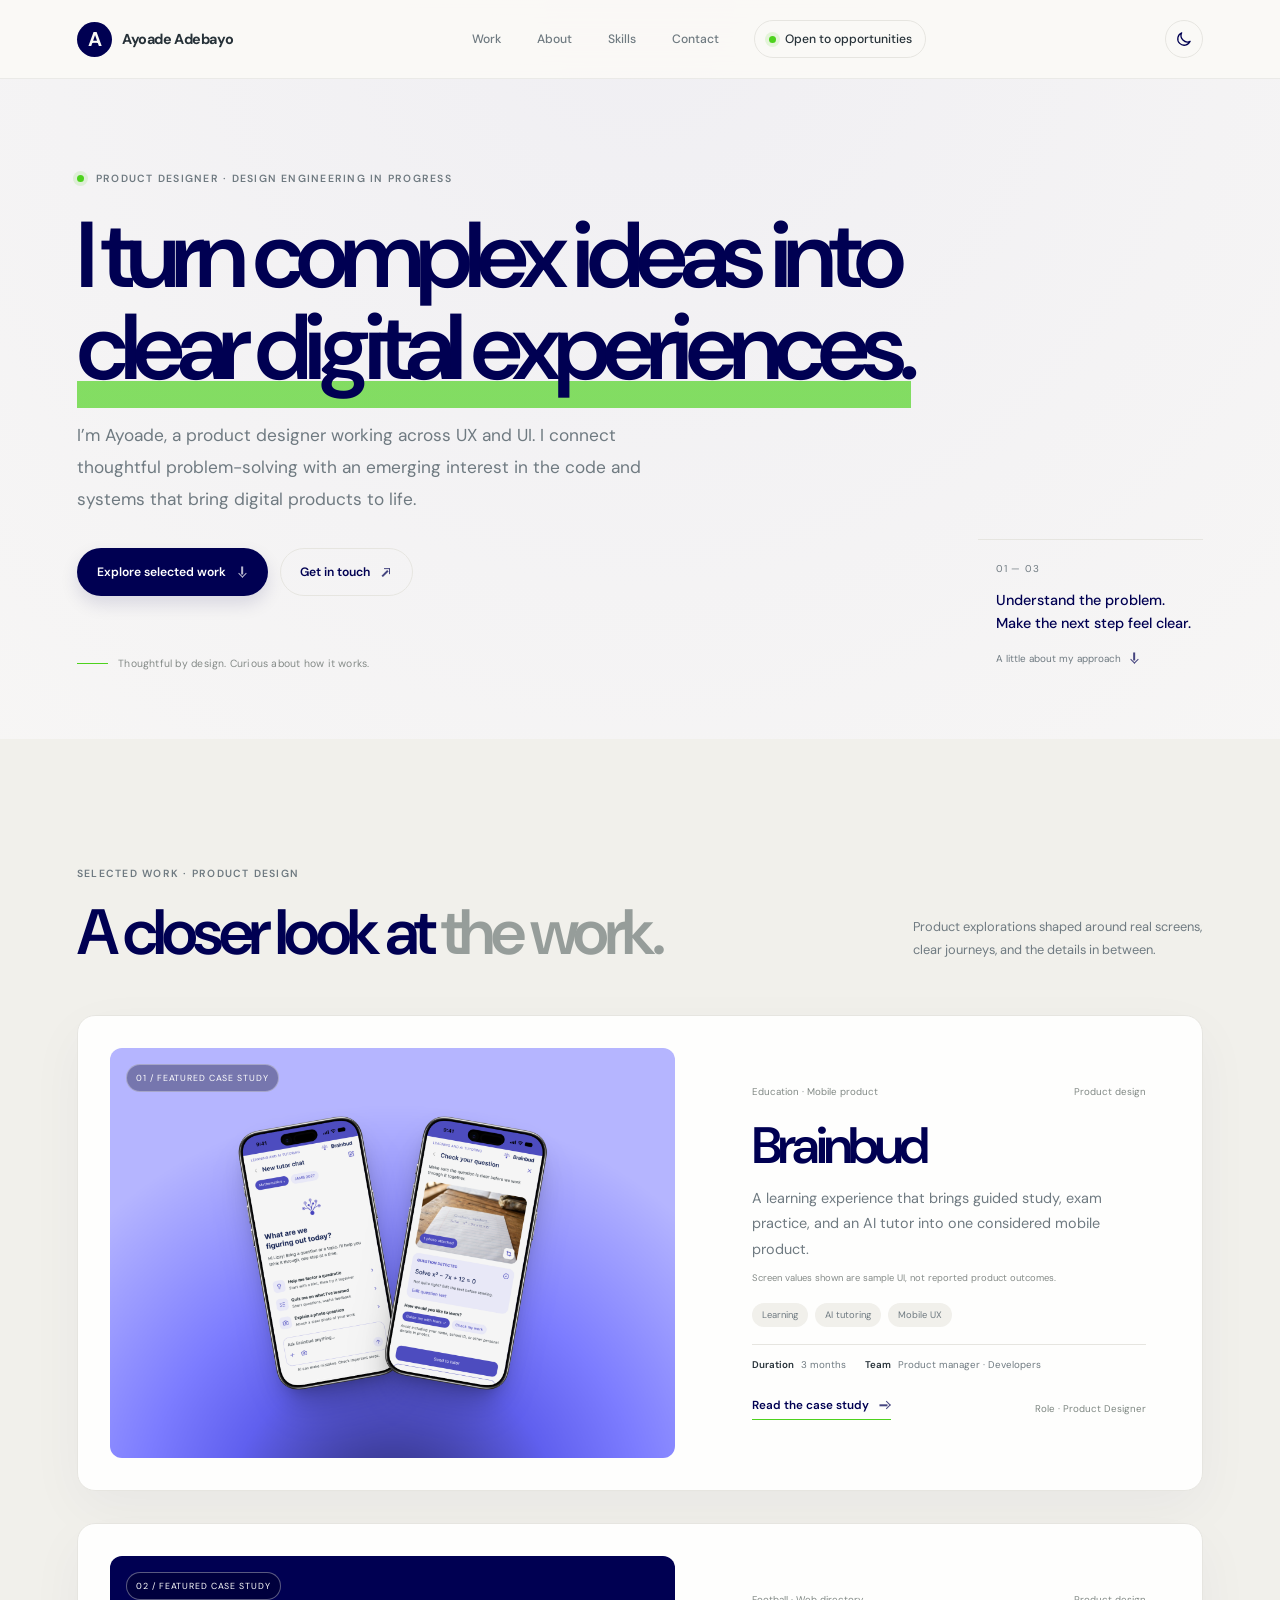
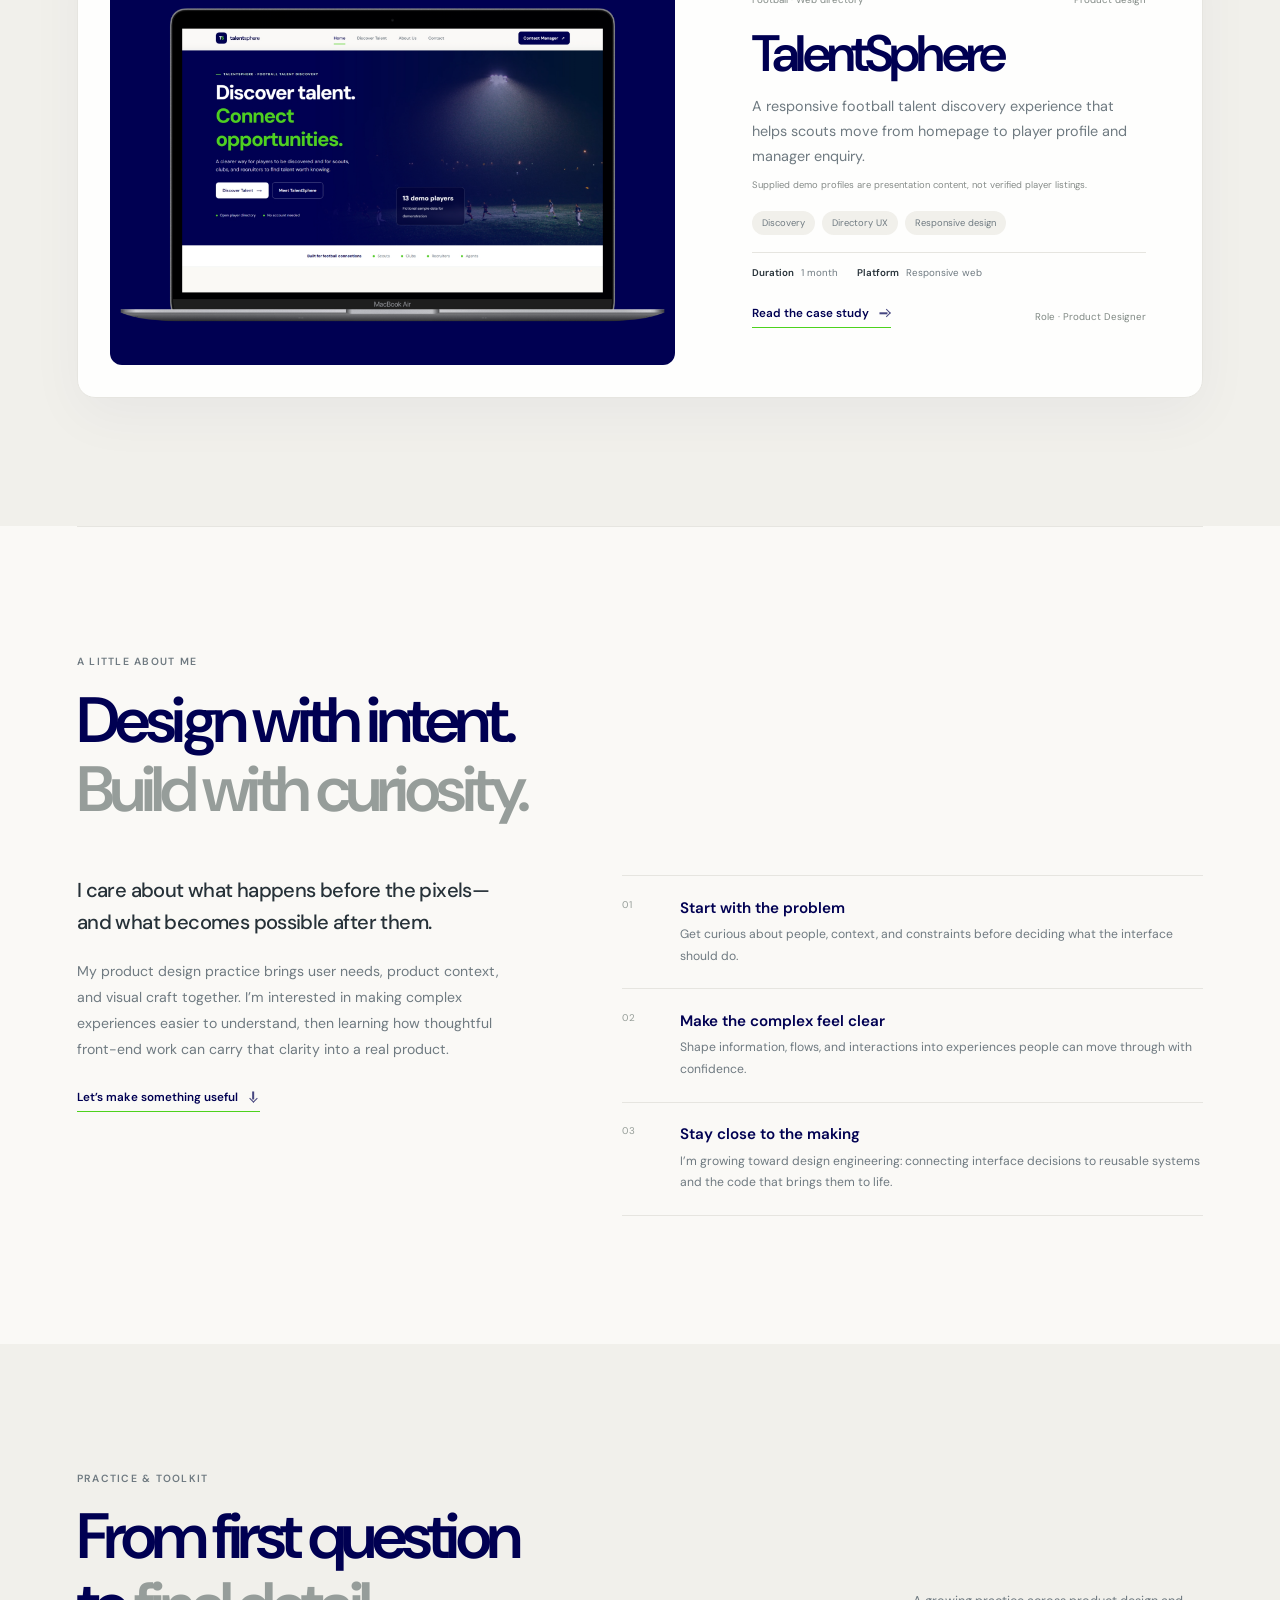
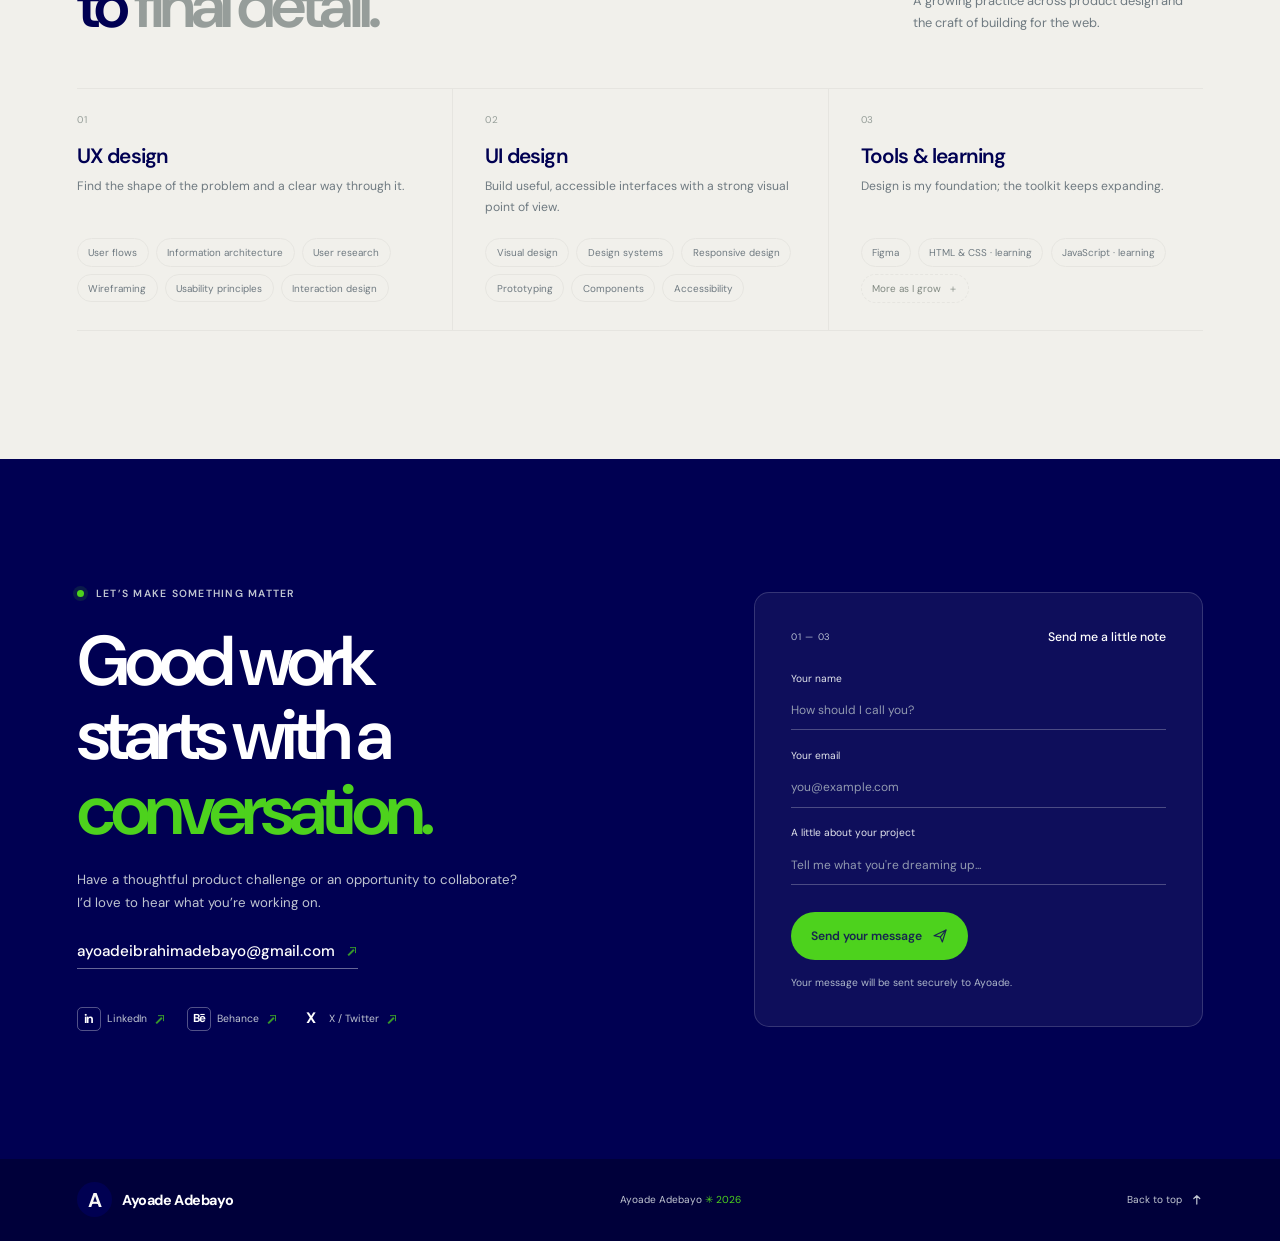
<file: index.html>
<!doctype html>
<html lang="en">
  <head>
    <meta charset="utf-8">
    <meta name="viewport" content="width=device-width, initial-scale=1">
    <meta name="theme-color" content="#faf9f6">
    <meta name="description" content="Ayoade Adebayo is a product designer focused on thoughtful UX, clear interfaces, and the craft of building digital products.">
    <title>Ayoade Adebayo — Product Designer & Design Engineer</title>
    <link rel="preconnect" href="https://fonts.googleapis.com">
    <link rel="preconnect" href="https://fonts.gstatic.com" crossorigin>
    <link href="https://fonts.googleapis.com/css2?family=DM+Sans:wght@400;500;600;700&display=swap" rel="stylesheet">
    <link rel="stylesheet" href="styles.css">
    <script src="script.js" defer></script>
  </head>
  <body>
    <a class="skip-link" href="#main">Skip to content</a>
    <header class="site-header">
      <nav class="nav-shell" aria-label="Main navigation">
        <a class="wordmark" href="#home" aria-label="Ayoade Adebayo, home"><span class="wordmark-mark" aria-hidden="true">A</span><span>Ayoade Adebayo</span></a>
        <div class="nav-links" id="primary-nav">
          <a href="#work">Work</a><a href="#about">About</a><a href="#skills">Skills</a><a href="#contact">Contact</a>
          <a class="nav-availability" href="#contact"><span></span> Open to opportunities</a>
        </div>
        <div class="nav-controls">
          <button class="menu-toggle" type="button" aria-expanded="false" aria-controls="primary-nav">
            <span class="sr-only">Open navigation menu</span><span class="menu-toggle-line"></span><span class="menu-toggle-line"></span>
          </button>
          <button class="theme-toggle" type="button" aria-label="Dark mode" aria-pressed="false" title="Switch to dark mode">
            <svg class="theme-icon theme-icon-moon" viewBox="0 0 24 24" fill="none" aria-hidden="true"><path d="M20.2 15.1A8.5 8.5 0 0 1 8.9 3.8 8.6 8.6 0 1 0 20.2 15.1Z" stroke="currentColor" stroke-width="1.7" stroke-linecap="round" stroke-linejoin="round"/></svg>
            <svg class="theme-icon theme-icon-sun" viewBox="0 0 24 24" fill="none" aria-hidden="true"><circle cx="12" cy="12" r="4" stroke="currentColor" stroke-width="1.7"/><path d="M12 2v2m0 16v2M4.93 4.93l1.42 1.42m11.3 11.3 1.42 1.42M2 12h2m16 0h2M4.93 19.07l1.42-1.42m11.3-11.3 1.42-1.42" stroke="currentColor" stroke-width="1.7" stroke-linecap="round"/></svg>
          </button>
        </div>
      </nav>
    </header>

    <main id="main">
      <section class="hero section-shell" id="home" aria-labelledby="hero-title">
        <div class="hero-copy">
          <p class="eyebrow"><span class="eyebrow-dot"></span> Product designer · Design engineering in progress</p>
          <h1 id="hero-title">I turn complex ideas into <span class="headline-highlight">clear digital experiences.</span></h1>
          <p class="hero-intro">I’m Ayoade, a product designer working across UX and UI. I connect thoughtful problem-solving with an emerging interest in the code and systems that bring digital products to life.</p>
          <div class="hero-actions">
            <a class="button button-primary" href="#work">Explore selected work <span class="action-mark action-mark--down" aria-hidden="true"></span></a>
            <a class="button button-quiet" href="mailto:ayoadeibrahimadebayo@gmail.com">Get in touch <span class="action-mark action-mark--up-right" aria-hidden="true"></span></a>
          </div>
          <div class="hero-footnote"><span class="scroll-line" aria-hidden="true"></span> Thoughtful by design. Curious about how it works.</div>
        </div>
        <div class="hero-aside" aria-label="Design approach">
          <span class="hero-index">01 — 03</span>
          <p>Understand the problem.<br>Make the next step feel clear.</p>
          <a href="#about" class="hero-note-link">A little about my approach <span class="action-mark action-mark--down" aria-hidden="true"></span></a>
        </div>
      </section>

      <section class="work-section section-space" id="work" aria-labelledby="work-title">
        <div class="section-shell">
          <div class="work-heading">
            <div class="section-heading">
              <p class="eyebrow">Selected work · Product design</p>
              <h2 id="work-title">A closer look at <span>the work.</span></h2>
            </div>
            <p>Product explorations shaped around real screens, clear journeys, and the details in between.</p>
          </div>
          <div class="project-grid">
            <article class="project-card project-card-brainbud">
              <a class="project-image-link brainbud-card-image" href="brainbud.html#features" aria-label="Explore the Brainbud project highlights">
                <img src="251shots_so.png" alt="Brainbud AI tutor and photo-question flow shown in two phone mockups against a purple background" fetchpriority="high">
                <span class="project-image-overlay"><span>Explore the project screens</span><span class="project-image-icon action-mark--right" aria-hidden="true"></span></span>
                <span class="image-index">01 / FEATURED CASE STUDY</span>
              </a>
              <div class="project-story">
                <div class="project-meta"><span>Education · Mobile product</span><span>Product design</span></div>
                <h3>Brainbud</h3>
                <p class="project-summary">A learning experience that brings guided study, exam practice, and an AI tutor into one considered mobile product.</p>
                <p class="project-note">Screen values shown are sample UI, not reported product outcomes.</p>
                <ul class="tag-list" aria-label="Project themes"><li>Learning</li><li>AI tutoring</li><li>Mobile UX</li></ul>
                <div class="project-facts"><span><strong>Duration</strong> 3 months</span><span><strong>Team</strong> Product manager · Developers</span></div>
                <div class="project-actions"><a class="project-link" href="brainbud.html#overview">Read the case study <span class="action-mark action-mark--right" aria-hidden="true"></span></a><span class="project-role">Role · Product Designer</span></div>
              </div>
            </article>

            <article class="project-card project-card-talentsphere">
              <a class="project-image-link talentsphere-card-image" href="talentsphere.html#overview" aria-label="Explore the TalentSphere project case study">
                <img src="My%20brainBud%20(1)/TalentSphere/Hero%20Section.png" alt="TalentSphere desktop homepage showing a football talent discovery hero" fetchpriority="high">
                <span class="project-image-overlay"><span>Explore the case study</span><span class="project-image-icon action-mark--right" aria-hidden="true"></span></span>
                <span class="image-index">02 / FEATURED CASE STUDY</span>
              </a>
              <div class="project-story">
                <div class="project-meta"><span>Football · Web directory</span><span>Product design</span></div>
                <h3>TalentSphere</h3>
                <p class="project-summary">A responsive football talent discovery experience that helps scouts move from homepage to player profile and manager enquiry.</p>
                <p class="project-note">Supplied demo profiles are presentation content, not verified player listings.</p>
                <ul class="tag-list" aria-label="Project themes"><li>Discovery</li><li>Directory UX</li><li>Responsive design</li></ul>
                <div class="project-facts"><span><strong>Duration</strong> 1 month</span><span><strong>Platform</strong> Responsive web</span></div>
                <div class="project-actions"><a class="project-link" href="talentsphere.html#overview">Read the case study <span class="action-mark action-mark--right" aria-hidden="true"></span></a><span class="project-role">Role · Product Designer</span></div>
              </div>
            </article>

          </div>
        </div>
      </section>

      <section class="about section-shell section-space" id="about" aria-labelledby="about-title">
        <div class="section-heading">
          <p class="eyebrow">A little about me</p>
          <h2 id="about-title">Design with intent.<br><span>Build with curiosity.</span></h2>
        </div>
        <div class="about-grid">
          <div class="about-intro">
            <p class="large-copy">I care about what happens before the pixels—and what becomes possible after them.</p>
            <p>My product design practice brings user needs, product context, and visual craft together. I’m interested in making complex experiences easier to understand, then learning how thoughtful front-end work can carry that clarity into a real product.</p>
            <a class="text-link" href="#contact">Let’s make something useful <span class="action-mark action-mark--down" aria-hidden="true"></span></a>
          </div>
          <div class="about-detail">
            <div class="detail-block"><span class="detail-number">01</span><div><h3>Start with the problem</h3><p>Get curious about people, context, and constraints before deciding what the interface should do.</p></div></div>
            <div class="detail-block"><span class="detail-number">02</span><div><h3>Make the complex feel clear</h3><p>Shape information, flows, and interactions into experiences people can move through with confidence.</p></div></div>
            <div class="detail-block"><span class="detail-number">03</span><div><h3>Stay close to the making</h3><p>I’m growing toward design engineering: connecting interface decisions to reusable systems and the code that brings them to life.</p></div></div>
          </div>
        </div>
      </section>

      <section class="skills-section section-space" id="skills" aria-labelledby="skills-title">
        <div class="section-shell">
          <div class="skills-heading">
            <div class="section-heading"><p class="eyebrow">Practice & toolkit</p><h2 id="skills-title">From first question<br>to <span>final detail.</span></h2></div>
            <p>A growing practice across product design and the craft of building for the web.</p>
          </div>
          <div class="skills-grid">
            <article class="skill-category"><span class="detail-number">01</span><h3>UX design</h3><p>Find the shape of the problem and a clear way through it.</p><ul class="skill-list"><li>User flows</li><li>Information architecture</li><li>User research</li><li>Wireframing</li><li>Usability principles</li><li>Interaction design</li></ul></article>
            <article class="skill-category"><span class="detail-number">02</span><h3>UI design</h3><p>Build useful, accessible interfaces with a strong visual point of view.</p><ul class="skill-list"><li>Visual design</li><li>Design systems</li><li>Responsive design</li><li>Prototyping</li><li>Components</li><li>Accessibility</li></ul></article>
            <article class="skill-category"><span class="detail-number">03</span><h3>Tools & learning</h3><p>Design is my foundation; the toolkit keeps expanding.</p><ul class="skill-list"><li>Figma</li><li>HTML & CSS · learning</li><li>JavaScript · learning</li><li class="skill-add">More as I grow <span aria-hidden="true">＋</span></li></ul></article>
          </div>
        </div>
      </section>

      <section class="contact-section section-space" id="contact" aria-labelledby="contact-title">
        <div class="section-shell contact-grid">
          <div class="contact-copy">
            <p class="eyebrow eyebrow-light"><span class="eyebrow-dot"></span> Let’s make something matter</p>
            <h2 id="contact-title">Good work<br>starts with a <span>conversation.</span></h2>
            <p>Have a thoughtful product challenge or an opportunity to collaborate? I’d love to hear what you’re working on.</p>
            <a class="contact-email" href="mailto:ayoadeibrahimadebayo@gmail.com">ayoadeibrahimadebayo@gmail.com <span class="action-mark action-mark--up-right" aria-hidden="true"></span></a>
            <div class="social-links" aria-label="Social links">
              <a href="https://www.linkedin.com/in/ayoadeibrahimadebayo" target="_blank" rel="noopener noreferrer"><span class="social-icon social-icon-linkedin" aria-hidden="true">in</span> LinkedIn <span class="action-mark action-mark--up-right" aria-hidden="true"></span></a>
              <a href="https://www.behance.net/ayoadeibrahim1" target="_blank" rel="noopener noreferrer"><span class="social-icon social-icon-behance" aria-hidden="true">Bē</span> Behance <span class="action-mark action-mark--up-right" aria-hidden="true"></span></a>
              <a href="https://x.com/0luwadamilarey" target="_blank" rel="noopener noreferrer"><span class="social-icon social-icon-x" aria-hidden="true">X</span> X / Twitter <span class="action-mark action-mark--up-right" aria-hidden="true"></span></a>
            </div>
          </div>
          <form class="contact-form" id="contact-form" action="https://formspree.io/f/myeelwyb" method="POST">
            <div class="form-heading"><span>01 — 03</span><p>Send me a little note</p></div>
            <input type="hidden" name="_subject" value="Portfolio inquiry for Ayoade Adebayo">
            <label for="name">Your name</label><input id="name" name="name" type="text" placeholder="How should I call you?" autocomplete="name" required>
            <label for="email">Your email</label><input id="email" name="email" type="email" placeholder="you@example.com" autocomplete="email" required>
            <label for="message">A little about your project</label><textarea id="message" name="message" rows="1" placeholder="Tell me what you're dreaming up..." required></textarea>
            <button class="button button-lime" type="submit">Send your message <svg class="send-icon" viewBox="0 0 24 24" fill="none" aria-hidden="true"><path d="M3 11.5 21 3l-5.5 18-3.1-7.4L3 11.5Z" stroke="currentColor" stroke-width="1.7" stroke-linecap="round" stroke-linejoin="round"/><path d="m12.4 13.6 8.6-10.6" stroke="currentColor" stroke-width="1.7" stroke-linecap="round" stroke-linejoin="round"/></svg></button>
            <p class="form-status" id="form-status" role="status" aria-live="polite">Your message will be sent securely to Ayoade.</p>
          </form>
        </div>
      </section>
    </main>

    <footer class="site-footer"><div class="section-shell footer-inner">
      <a class="wordmark footer-wordmark" href="#home"><span class="wordmark-mark" aria-hidden="true">A</span><span>Ayoade Adebayo</span></a>
      <p>Ayoade Adebayo <span aria-hidden="true">✳</span> <span id="current-year"></span></p>
      <a href="#home" class="back-top">Back to top <svg class="back-top-icon" viewBox="0 0 16 16" fill="none" aria-hidden="true"><path d="M8 13V3m0 0L4.5 6.5M8 3l3.5 3.5" stroke="currentColor" stroke-width="1.4" stroke-linecap="round" stroke-linejoin="round"/></svg></a>
    </div></footer>
  </body>
</html>
</file>
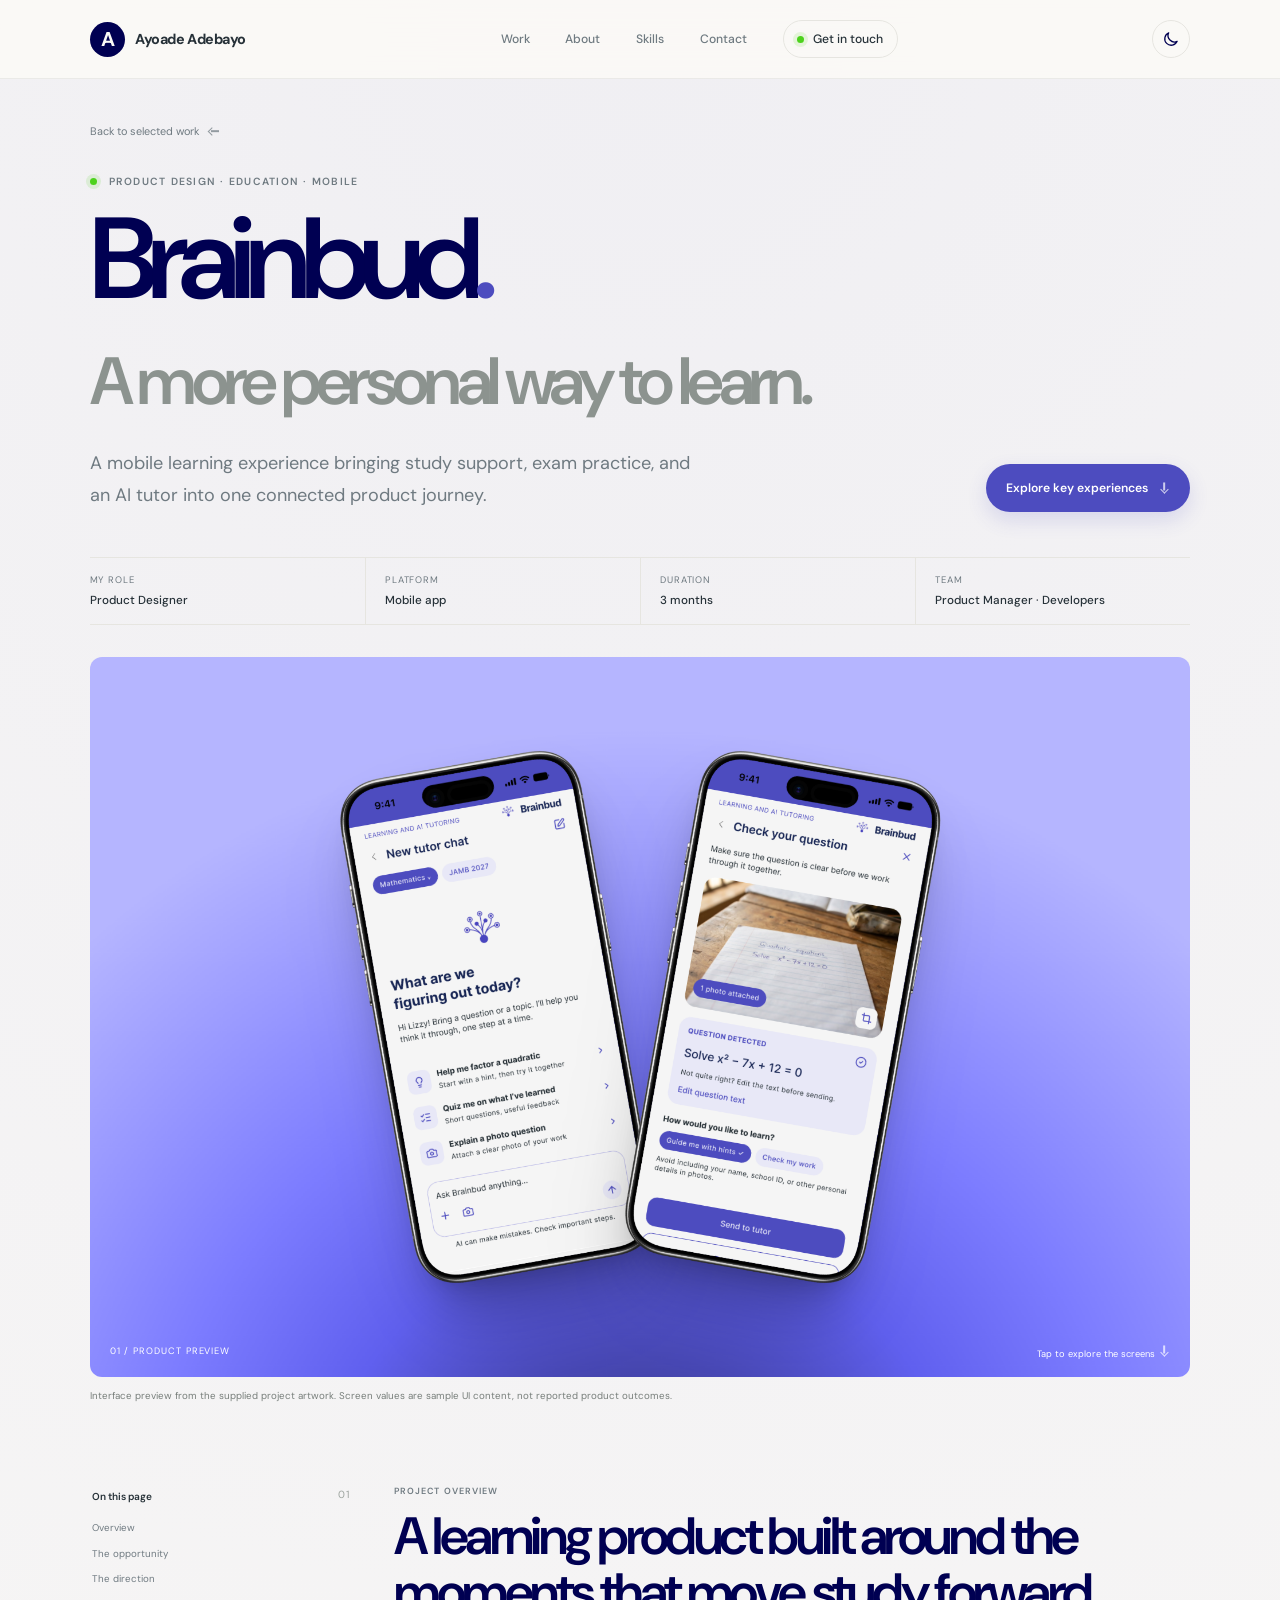
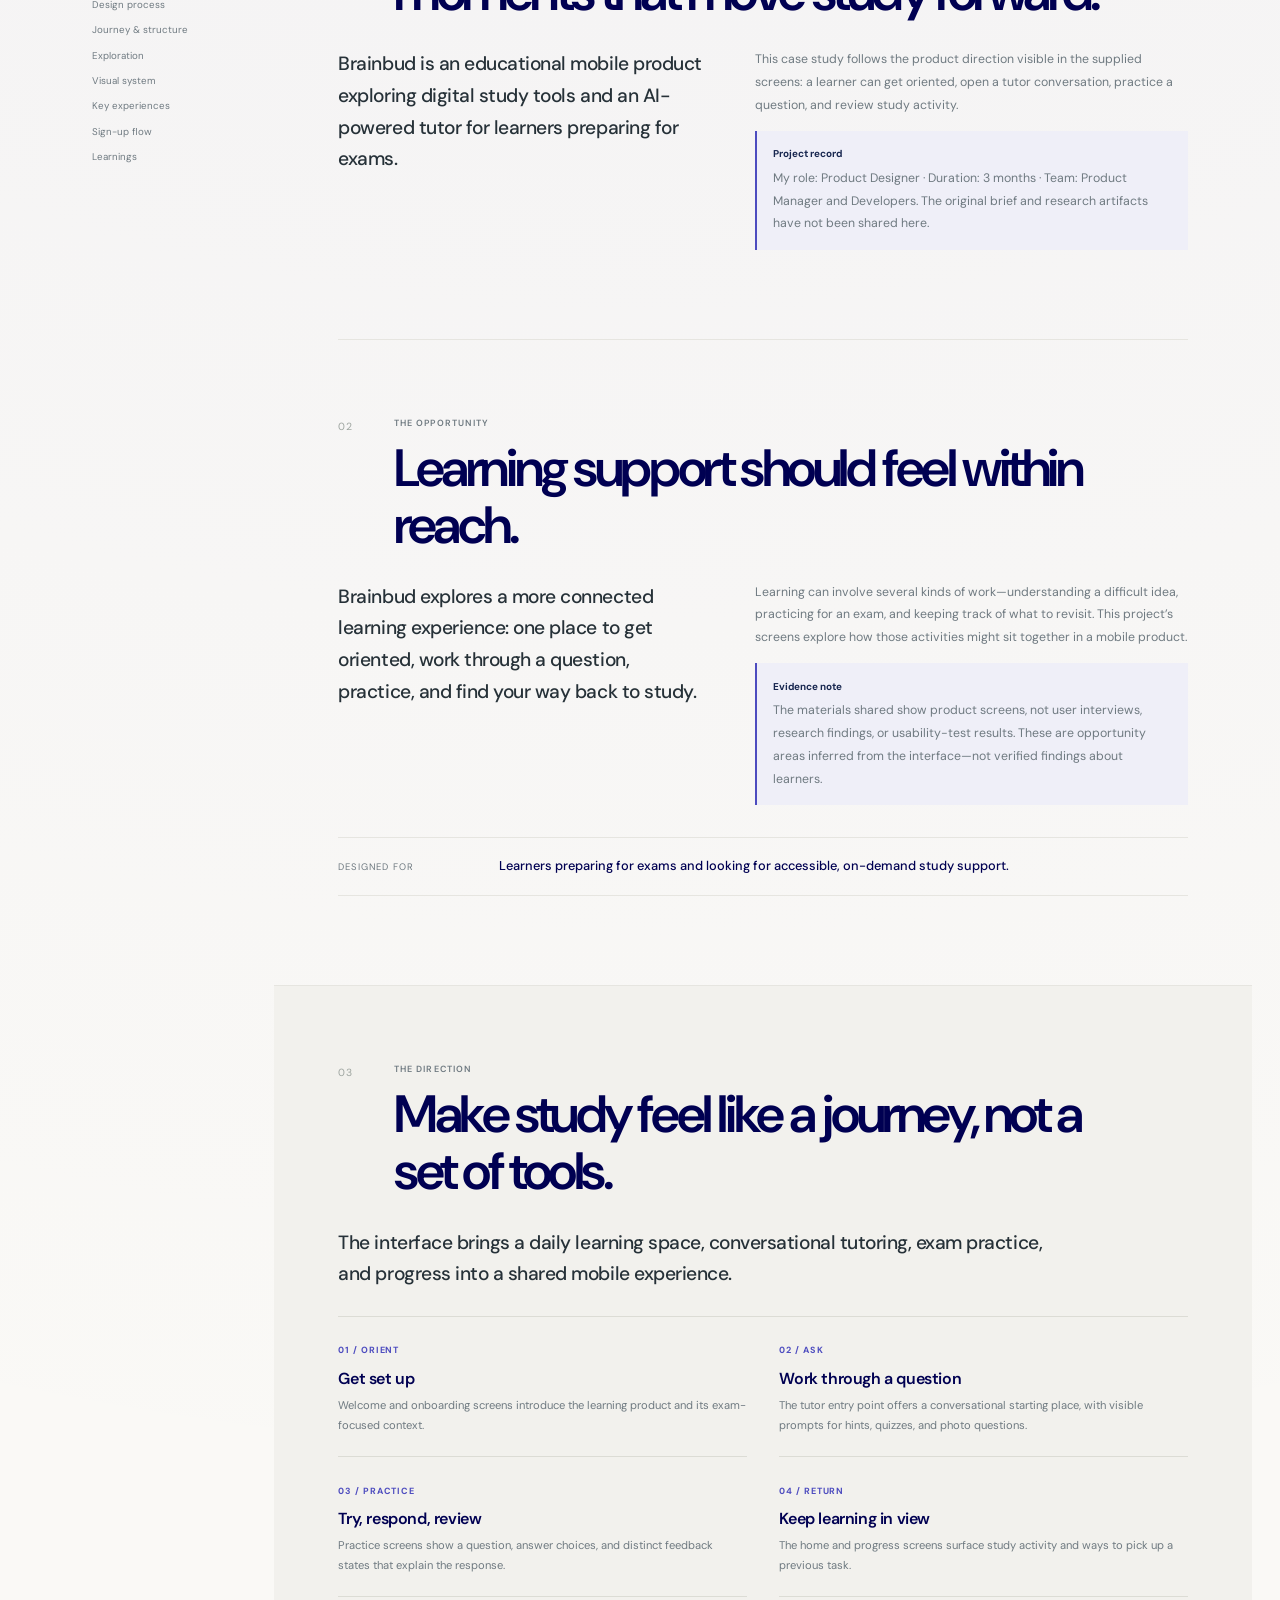
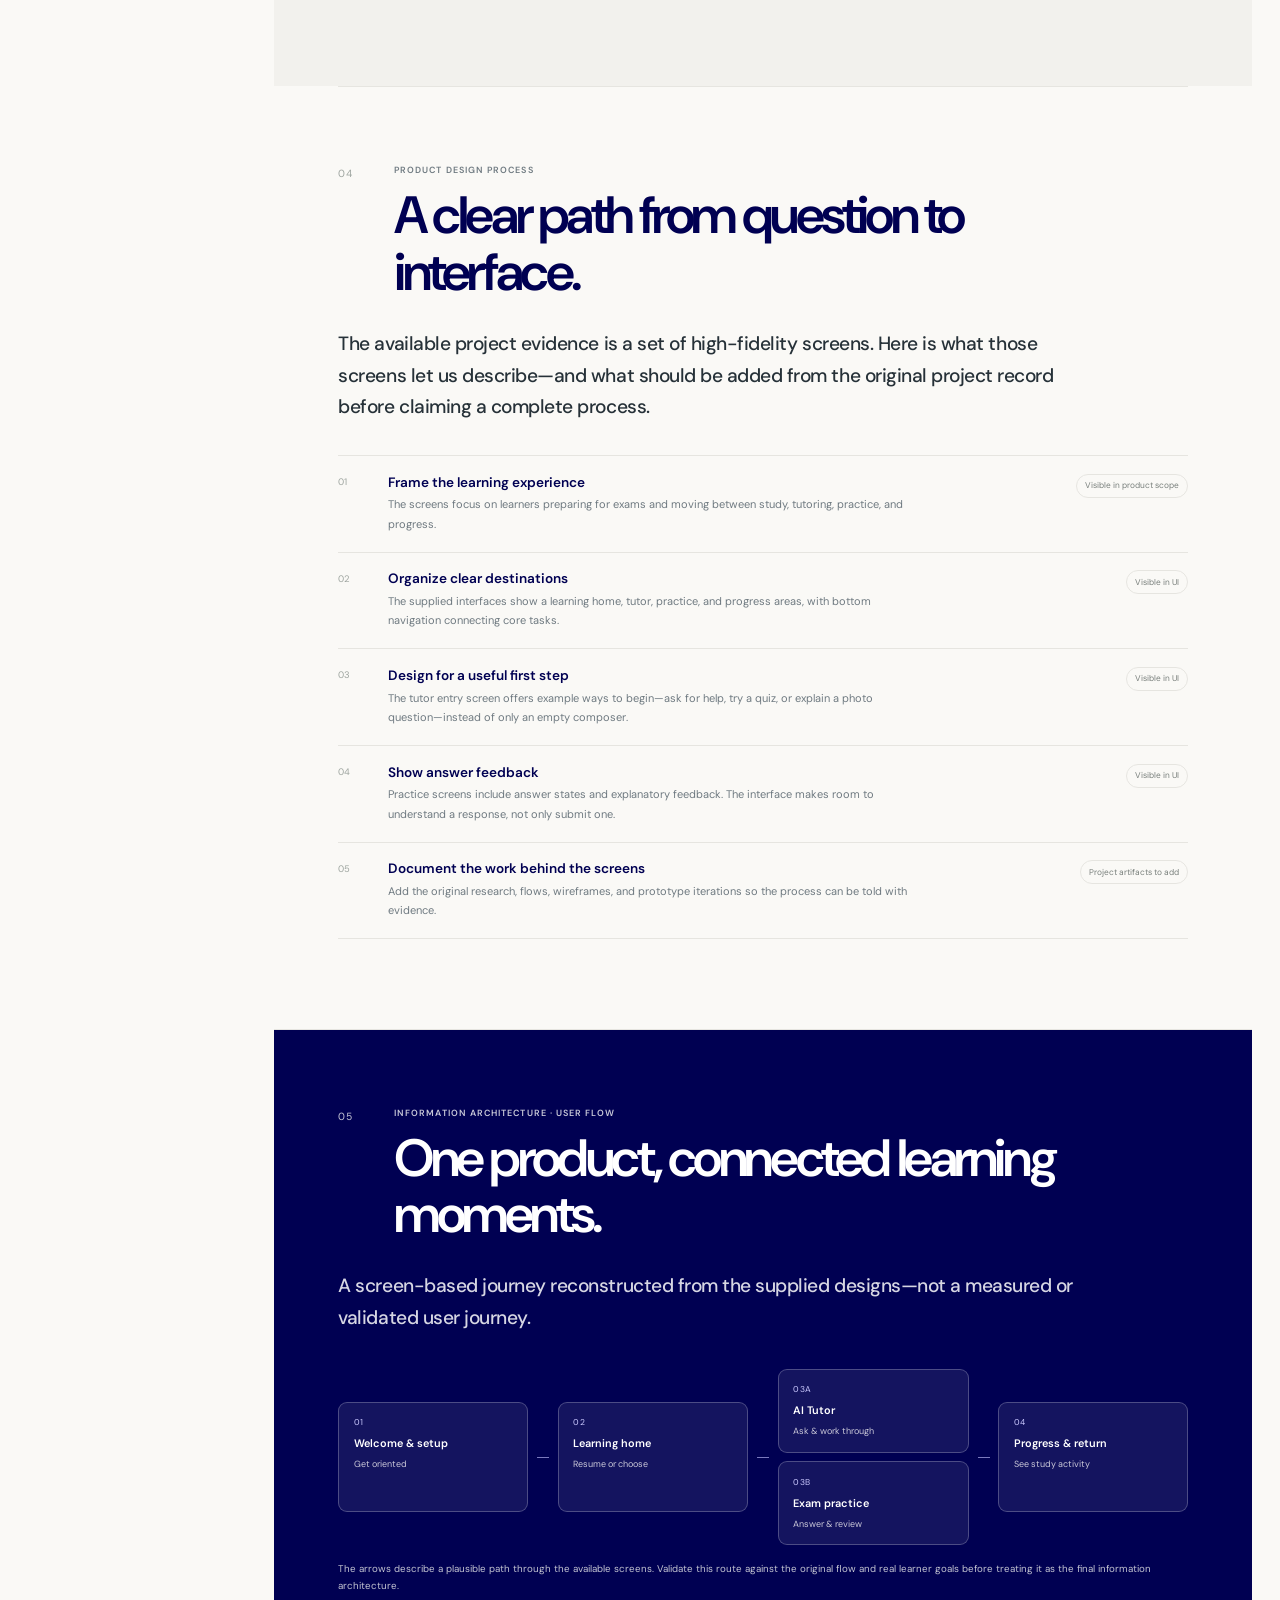
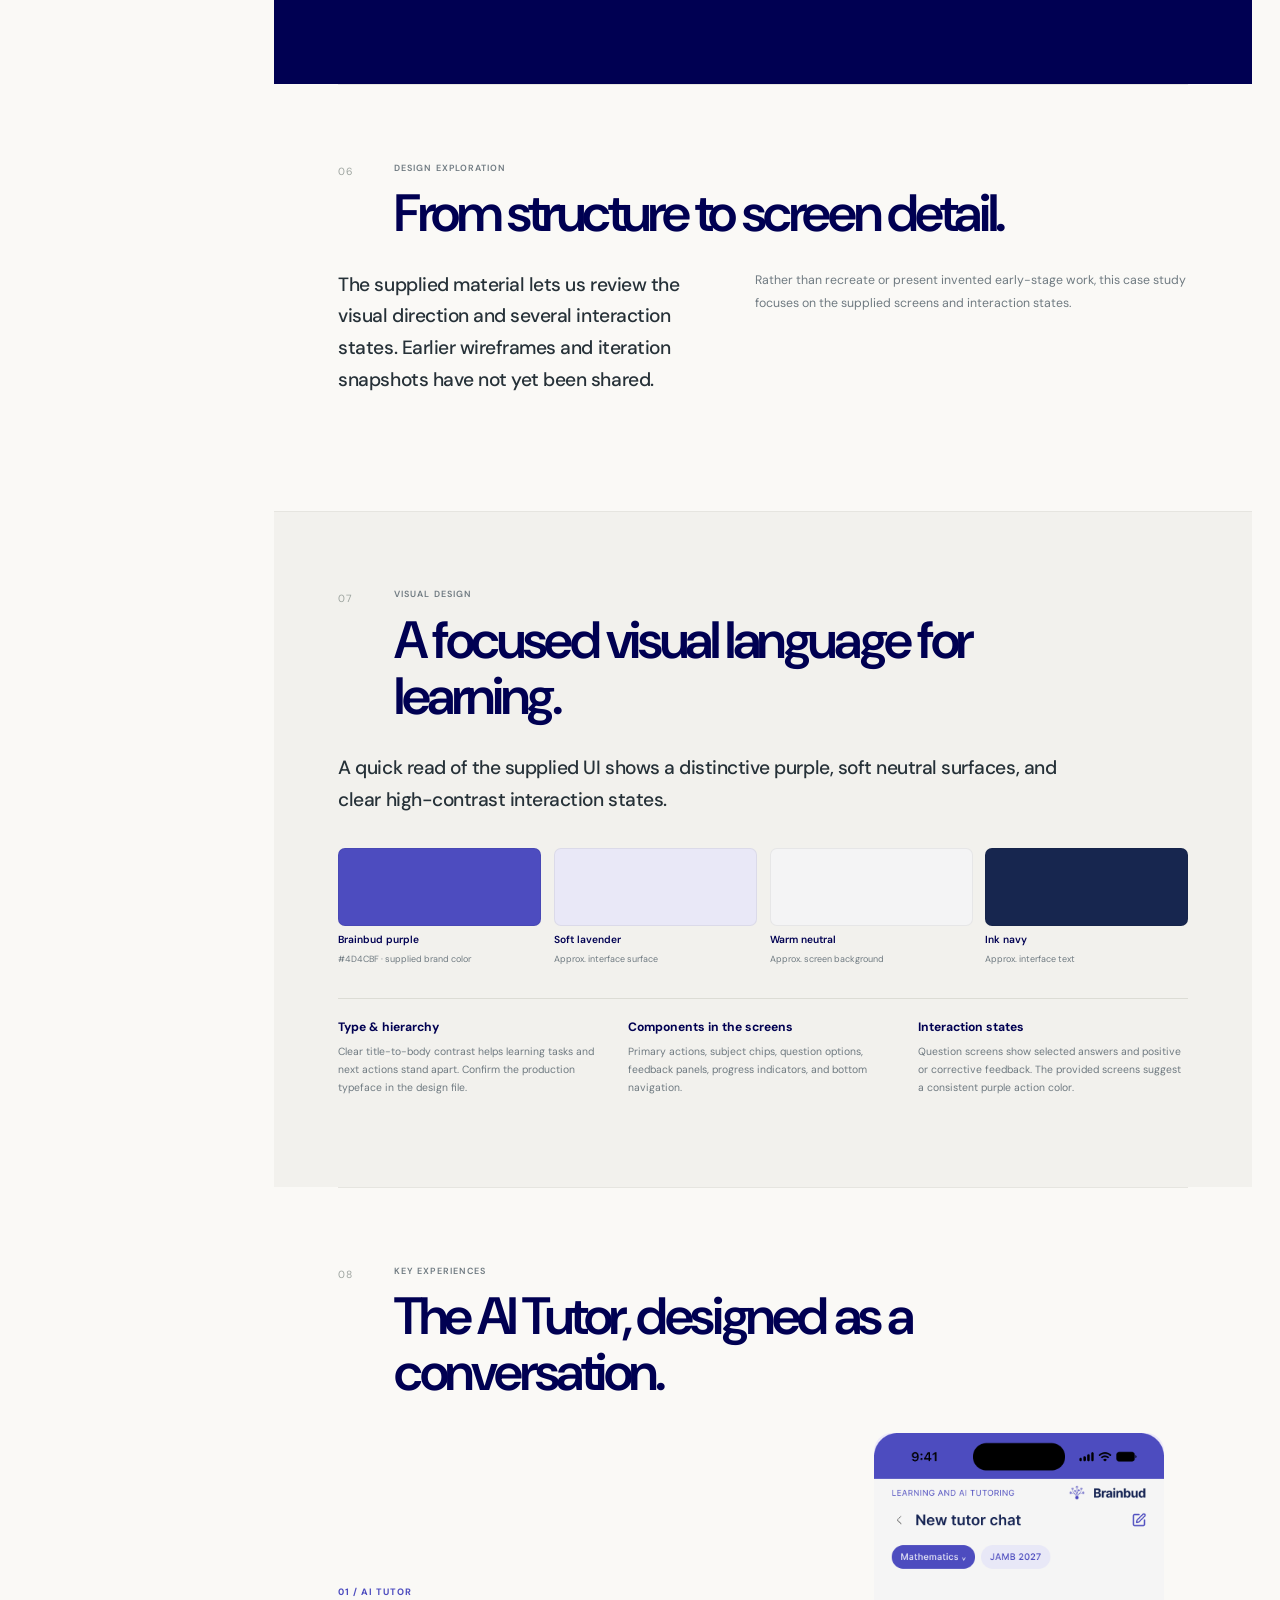
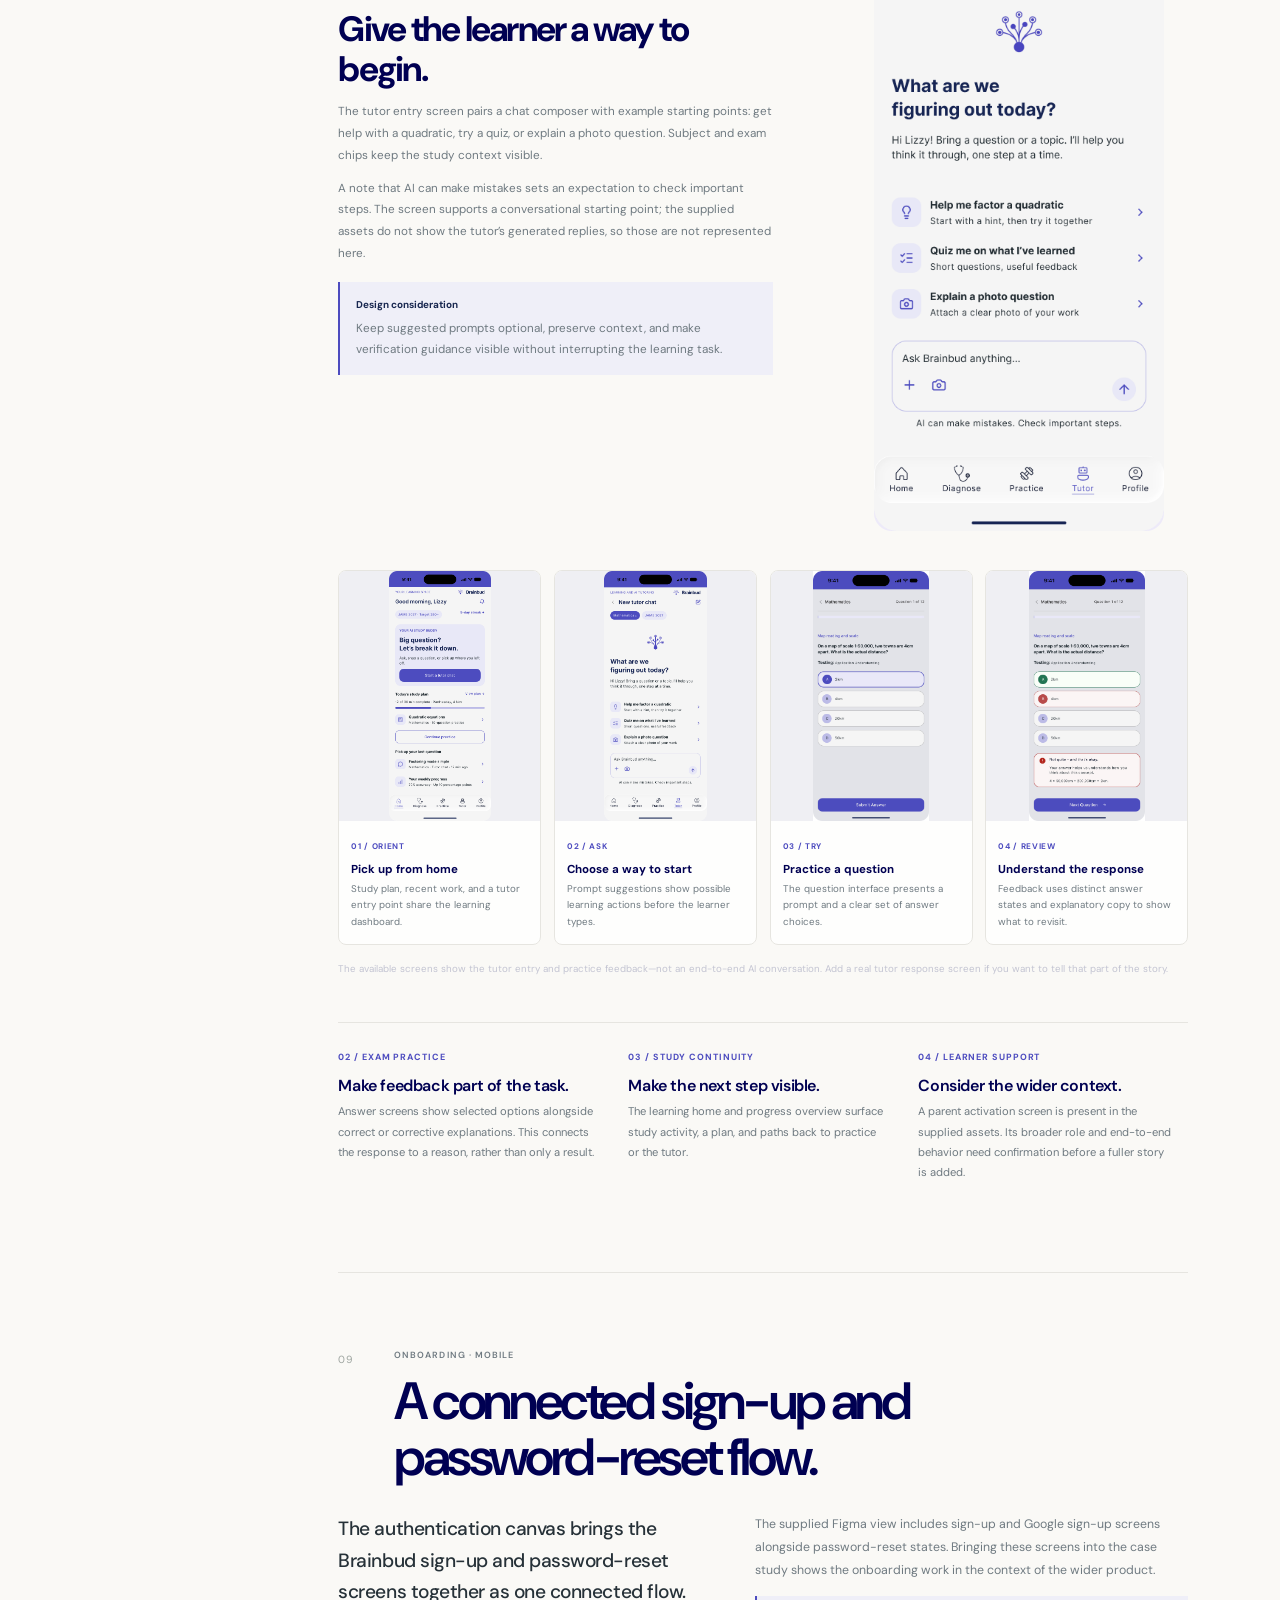
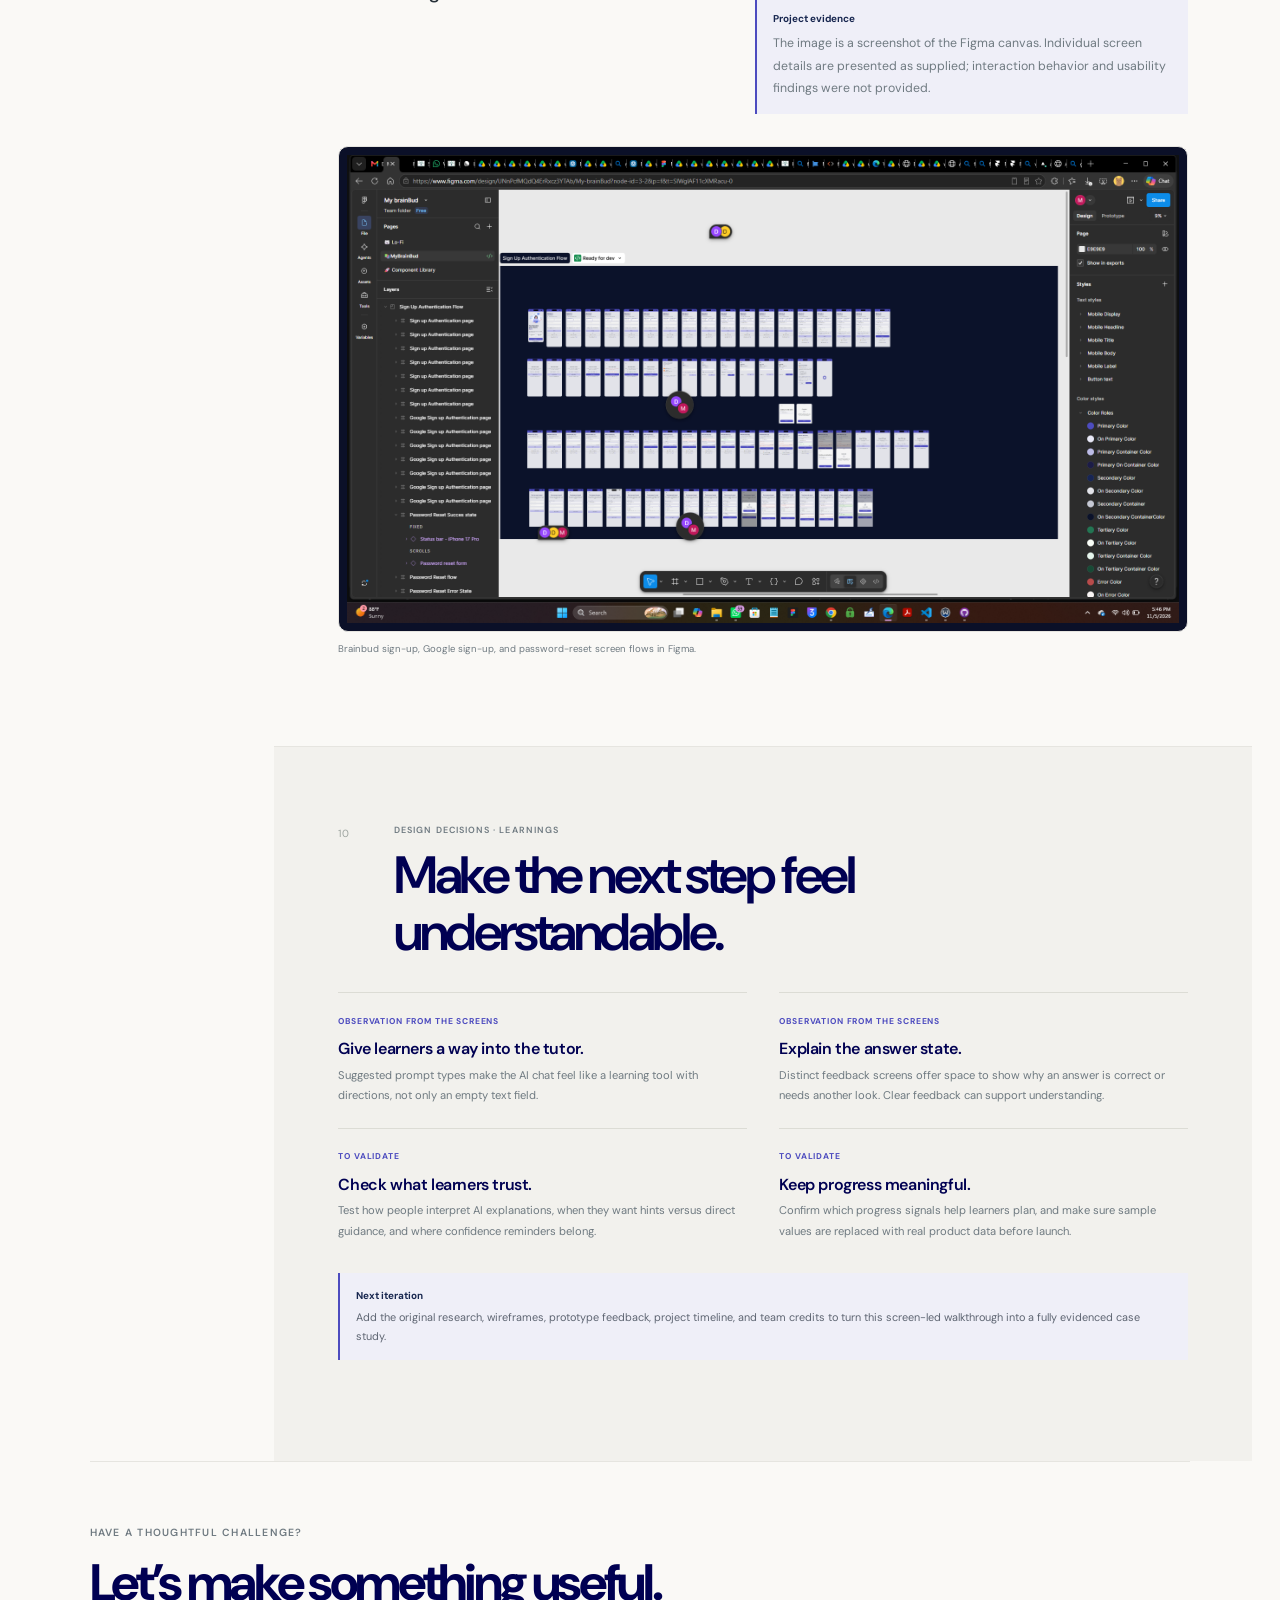
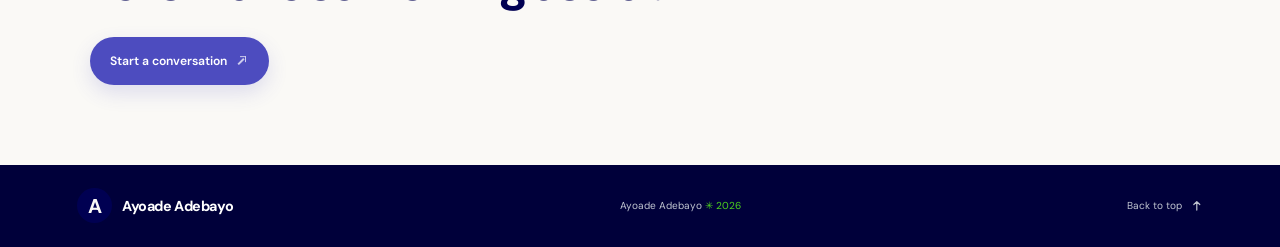
<file: brainbud.html>
<!doctype html>
<html lang="en">
  <head>
    <meta charset="utf-8">
    <meta name="viewport" content="width=device-width, initial-scale=1">
    <meta name="theme-color" content="#faf9f6">
    <meta name="description" content="A product design case study of Brainbud, a mobile learning product exploring guided study, exam practice, and an AI tutor.">
    <title>Brainbud — Product Design Case Study | Ayoade Adebayo</title>
    <link rel="preconnect" href="https://fonts.googleapis.com">
    <link rel="preconnect" href="https://fonts.gstatic.com" crossorigin>
    <link href="https://fonts.googleapis.com/css2?family=DM+Sans:wght@400;500;600;700&display=swap" rel="stylesheet">
    <link rel="stylesheet" href="styles.css">
    <script src="script.js" defer></script>
  </head>
  <body class="case-study-page">
    <a class="skip-link" href="#main">Skip to content</a>
    <header class="site-header">
      <nav class="nav-shell" aria-label="Main navigation">
        <a class="wordmark" href="index.html#home" aria-label="Ayoade Adebayo, home"><span class="wordmark-mark" aria-hidden="true">A</span><span>Ayoade Adebayo</span></a>
        <div class="nav-links" id="primary-nav">
          <a href="index.html#work">Work</a><a href="index.html#about">About</a><a href="index.html#skills">Skills</a><a href="index.html#contact">Contact</a>
          <a class="nav-availability" href="mailto:ayoadeibrahimadebayo@gmail.com"><span></span> Get in touch</a>
        </div>
        <div class="nav-controls">
          <button class="menu-toggle" type="button" aria-expanded="false" aria-controls="primary-nav">
            <span class="sr-only">Open navigation menu</span><span class="menu-toggle-line"></span><span class="menu-toggle-line"></span>
          </button>
          <button class="theme-toggle" type="button" aria-label="Dark mode" aria-pressed="false" title="Switch to dark mode">
            <svg class="theme-icon theme-icon-moon" viewBox="0 0 24 24" fill="none" aria-hidden="true"><path d="M20.2 15.1A8.5 8.5 0 0 1 8.9 3.8 8.6 8.6 0 1 0 20.2 15.1Z" stroke="currentColor" stroke-width="1.7" stroke-linecap="round" stroke-linejoin="round"/></svg>
            <svg class="theme-icon theme-icon-sun" viewBox="0 0 24 24" fill="none" aria-hidden="true"><circle cx="12" cy="12" r="4" stroke="currentColor" stroke-width="1.7"/><path d="M12 2v2m0 16v2M4.93 4.93l1.42 1.42m11.3 11.3 1.42 1.42M2 12h2m16 0h2M4.93 19.07l1.42-1.42m11.3-11.3 1.42-1.42" stroke="currentColor" stroke-width="1.7" stroke-linecap="round"/></svg>
          </button>
        </div>
      </nav>
    </header>

    <main id="main">
      <section class="case-hero section-shell" id="case-top">
        <a class="back-link" href="index.html#work">Back to selected work <span class="action-mark action-mark--left" aria-hidden="true"></span></a>
        <p class="eyebrow"><span class="eyebrow-dot"></span> Product design · Education · Mobile</p>
        <h1>Brainbud<span class="case-title-period">.</span><br><span>A more personal way to learn.</span></h1>
        <div class="case-intro-row">
          <p class="case-deck">A mobile learning experience bringing study support, exam practice, and an AI tutor into one connected product journey.</p>
          <a class="button button-primary" href="#features">Explore key experiences <span class="action-mark action-mark--down" aria-hidden="true"></span></a>
        </div>
        <div class="case-meta-grid" aria-label="Project details">
          <div><span>My role</span><strong>Product Designer</strong></div>
          <div><span>Platform</span><strong>Mobile app</strong></div>
          <div><span>Duration</span><strong>3 months</strong></div>
          <div><span>Team</span><strong>Product Manager · Developers</strong></div>
        </div>
        <a class="case-hero-art" href="#features" aria-label="Explore the Brainbud key experiences below">
          <img src="251shots_so.png" alt="Brainbud home screen in a smartphone mockup, set against a purple light installation">
          <span class="hero-art-caption">01 / PRODUCT PREVIEW <span>Tap to explore the screens <span class="action-mark action-mark--down" aria-hidden="true"></span></span></span>
        </a>
        <p class="image-disclaimer">Interface preview from the supplied project artwork. Screen values are sample UI content, not reported product outcomes.</p>
      </section>

      <div class="case-content-shell">
        <aside class="case-toc" aria-label="On this page">
          <p>On this page</p>
          <a href="#overview">Overview</a><a href="#problem">The opportunity</a><a href="#solution">The direction</a><a href="#process">Design process</a><a href="#journey">Journey & structure</a><a href="#exploration">Exploration</a><a href="#visual-design">Visual system</a><a href="#features">Key experiences</a><a href="#signup-flow">Sign-up flow</a><a href="#learnings">Learnings</a>
        </aside>

        <div class="case-content">
          <section class="case-section" id="overview" aria-labelledby="overview-title">
            <div class="case-section-heading"><span class="case-section-number">01</span><div><p class="eyebrow">Project overview</p><h2 id="overview-title">A learning product built around the moments that move study forward.</h2></div></div>
            <div class="case-text-grid">
              <p class="case-lead">Brainbud is an educational mobile product exploring digital study tools and an AI-powered tutor for learners preparing for exams.</p>
              <div><p>This case study follows the product direction visible in the supplied screens: a learner can get oriented, open a tutor conversation, practice a question, and review study activity.</p><p class="evidence-note"><strong>Project record</strong> My role: Product Designer · Duration: 3 months · Team: Product Manager and Developers. The original brief and research artifacts have not been shared here.</p></div>
            </div>
          </section>
          <section class="case-section" id="problem" aria-labelledby="problem-title">
            <div class="case-section-heading"><span class="case-section-number">02</span><div><p class="eyebrow">The opportunity</p><h2 id="problem-title">Learning support should feel within reach.</h2></div></div>
            <div class="case-text-grid">
              <p class="case-lead">Brainbud explores a more connected learning experience: one place to get oriented, work through a question, practice, and find your way back to study.</p>
              <div><p>Learning can involve several kinds of work—understanding a difficult idea, practicing for an exam, and keeping track of what to revisit. This project’s screens explore how those activities might sit together in a mobile product.</p><p class="evidence-note"><strong>Evidence note</strong> The materials shared show product screens, not user interviews, research findings, or usability-test results. These are opportunity areas inferred from the interface—not verified findings about learners.</p></div>
            </div>
            <div class="audience-strip"><span>Designed for</span><p>Learners preparing for exams and looking for accessible, on-demand study support.</p></div>
          </section>

          <section class="case-section case-section-tint" id="solution" aria-labelledby="solution-title">
            <div class="case-section-heading"><span class="case-section-number">03</span><div><p class="eyebrow">The direction</p><h2 id="solution-title">Make study feel like a journey, not a set of tools.</h2></div></div>
            <p class="case-lead">The interface brings a daily learning space, conversational tutoring, exam practice, and progress into a shared mobile experience.</p>
            <div class="direction-grid">
              <article><span>01 / ORIENT</span><h3>Get set up</h3><p>Welcome and onboarding screens introduce the learning product and its exam-focused context.</p></article>
              <article><span>02 / ASK</span><h3>Work through a question</h3><p>The tutor entry point offers a conversational starting place, with visible prompts for hints, quizzes, and photo questions.</p></article>
              <article><span>03 / PRACTICE</span><h3>Try, respond, review</h3><p>Practice screens show a question, answer choices, and distinct feedback states that explain the response.</p></article>
              <article><span>04 / RETURN</span><h3>Keep learning in view</h3><p>The home and progress screens surface study activity and ways to pick up a previous task.</p></article>
            </div>
          </section>

          <section class="case-section" id="process" aria-labelledby="process-title">
            <div class="case-section-heading"><span class="case-section-number">04</span><div><p class="eyebrow">Product design process</p><h2 id="process-title">A clear path from question to interface.</h2></div></div>
            <p class="case-lead">The available project evidence is a set of high-fidelity screens. Here is what those screens let us describe—and what should be added from the original project record before claiming a complete process.</p>
            <ol class="process-list">
              <li><span>01</span><div><h3>Frame the learning experience</h3><p>The screens focus on learners preparing for exams and moving between study, tutoring, practice, and progress.</p></div><em>Visible in product scope</em></li>
              <li><span>02</span><div><h3>Organize clear destinations</h3><p>The supplied interfaces show a learning home, tutor, practice, and progress areas, with bottom navigation connecting core tasks.</p></div><em>Visible in UI</em></li>
              <li><span>03</span><div><h3>Design for a useful first step</h3><p>The tutor entry screen offers example ways to begin—ask for help, try a quiz, or explain a photo question—instead of only an empty composer.</p></div><em>Visible in UI</em></li>
              <li><span>04</span><div><h3>Show answer feedback</h3><p>Practice screens include answer states and explanatory feedback. The interface makes room to understand a response, not only submit one.</p></div><em>Visible in UI</em></li>
              <li><span>05</span><div><h3>Document the work behind the screens</h3><p>Add the original research, flows, wireframes, and prototype iterations so the process can be told with evidence.</p></div><em>Project artifacts to add</em></li>
            </ol>
          </section>

          <section class="case-section case-section-deep" id="journey" aria-labelledby="journey-title">
            <div class="case-section-heading"><span class="case-section-number">05</span><div><p class="eyebrow">Information architecture · User flow</p><h2 id="journey-title">One product, connected learning moments.</h2></div></div>
            <p class="case-lead">A screen-based journey reconstructed from the supplied designs—not a measured or validated user journey.</p>
            <div class="journey-map" aria-label="Brainbud screen journey">
              <div class="journey-node"><span>01</span><strong>Welcome & setup</strong><small>Get oriented</small></div><span class="journey-connector" aria-hidden="true"></span>
              <div class="journey-node"><span>02</span><strong>Learning home</strong><small>Resume or choose</small></div><span class="journey-connector" aria-hidden="true"></span>
              <div class="journey-branches"><div class="journey-node"><span>03A</span><strong>AI Tutor</strong><small>Ask & work through</small></div><div class="journey-node"><span>03B</span><strong>Exam practice</strong><small>Answer & review</small></div></div><span class="journey-connector" aria-hidden="true"></span>
              <div class="journey-node"><span>04</span><strong>Progress & return</strong><small>See study activity</small></div>
            </div>
            <p class="journey-caption">The arrows describe a plausible path through the available screens. Validate this route against the original flow and real learner goals before treating it as the final information architecture.</p>
          </section>

          <section class="case-section" id="exploration" aria-labelledby="exploration-title">
            <div class="case-section-heading"><span class="case-section-number">06</span><div><p class="eyebrow">Design exploration</p><h2 id="exploration-title">From structure to screen detail.</h2></div></div>
            <div class="case-text-grid"><p class="case-lead">The supplied material lets us review the visual direction and several interaction states. Earlier wireframes and iteration snapshots have not yet been shared.</p><div><p>Rather than recreate or present invented early-stage work, this case study focuses on the supplied screens and interaction states.</p></div></div>
          </section>

          <section class="case-section case-section-tint" id="visual-design" aria-labelledby="visual-title">
            <div class="case-section-heading"><span class="case-section-number">07</span><div><p class="eyebrow">Visual design</p><h2 id="visual-title">A focused visual language for learning.</h2></div></div>
            <p class="case-lead">A quick read of the supplied UI shows a distinctive purple, soft neutral surfaces, and clear high-contrast interaction states.</p>
            <div class="palette-row" aria-label="Brainbud interface palette">
              <div class="palette-swatch"><span style="--swatch:#4D4CBF"></span><strong>Brainbud purple</strong><small>#4D4CBF · supplied brand color</small></div>
              <div class="palette-swatch"><span style="--swatch:#E9E8F7"></span><strong>Soft lavender</strong><small>Approx. interface surface</small></div>
              <div class="palette-swatch"><span style="--swatch:#F4F4F5"></span><strong>Warm neutral</strong><small>Approx. screen background</small></div>
              <div class="palette-swatch"><span style="--swatch:#17264F"></span><strong>Ink navy</strong><small>Approx. interface text</small></div>
            </div>
            <div class="system-notes"><article><h3>Type & hierarchy</h3><p>Clear title-to-body contrast helps learning tasks and next actions stand apart. Confirm the production typeface in the design file.</p></article><article><h3>Components in the screens</h3><p>Primary actions, subject chips, question options, feedback panels, progress indicators, and bottom navigation.</p></article><article><h3>Interaction states</h3><p>Question screens show selected answers and positive or corrective feedback. The provided screens suggest a consistent purple action color.</p></article></div>
          </section>

          <section class="case-section" id="features" aria-labelledby="features-title">
            <div class="case-section-heading"><span class="case-section-number">08</span><div><p class="eyebrow">Key experiences</p><h2 id="features-title">The AI Tutor, designed as a conversation.</h2></div></div>
            <div class="feature-feature">
              <div class="feature-copy"><p class="case-kicker">01 / AI TUTOR</p><h3>Give the learner a way to begin.</h3><p>The tutor entry screen pairs a chat composer with example starting points: get help with a quadratic, try a quiz, or explain a photo question. Subject and exam chips keep the study context visible.</p><p>A note that AI can make mistakes sets an expectation to check important steps. The screen supports a conversational starting point; the supplied assets do not show the tutor’s generated replies, so those are not represented here.</p><p class="evidence-note"><strong>Design consideration</strong> Keep suggested prompts optional, preserve context, and make verification guidance visible without interrupting the learning task.</p></div>
              <button class="gallery-trigger feature-screen" type="button" data-gallery-item="0" aria-label="Enlarge Brainbud AI tutor entry screen"><img src="My%20brainBud%20(1)/Learning%20and%20AI%20tutoring%20%C2%B7%20New%20conversation.png" alt="Brainbud AI tutor entry screen with suggested learning prompts"></button>
            </div>
            <div class="tutor-journey" aria-label="Brainbud learning screen sequence">
              <article class="tutor-step">
                <button class="gallery-trigger tutor-step-image" type="button" data-gallery-item="1" aria-label="Enlarge Brainbud learning home screen"><img src="My%20brainBud%20(1)/Learning%20and%20AI%20tutoring.png" alt="Learning home with tutor entry, study plan, practice, and recent activity"><span>View screen <span class="action-mark action-mark--right" aria-hidden="true"></span></span></button>
                <div><span>01 / ORIENT</span><h4>Pick up from home</h4><p>Study plan, recent work, and a tutor entry point share the learning dashboard.</p></div>
              </article>
              <article class="tutor-step">
                <button class="gallery-trigger tutor-step-image" type="button" data-gallery-item="2" aria-label="Enlarge Brainbud tutor entry screen"><img src="My%20brainBud%20(1)/Learning%20and%20AI%20tutoring%20%C2%B7%20New%20conversation.png" alt="Tutor screen showing prompt suggestions and the chat composer"><span>View screen <span class="action-mark action-mark--right" aria-hidden="true"></span></span></button>
                <div><span>02 / ASK</span><h4>Choose a way to start</h4><p>Prompt suggestions show possible learning actions before the learner types.</p></div>
              </article>
              <article class="tutor-step">
                <button class="gallery-trigger tutor-step-image" type="button" data-gallery-item="3" aria-label="Enlarge Brainbud practice question screen"><img src="My%20brainBud%20(1)/Questions.jpg" alt="Practice question with multiple-choice answers"><span>View screen <span class="action-mark action-mark--right" aria-hidden="true"></span></span></button>
                <div><span>03 / TRY</span><h4>Practice a question</h4><p>The question interface presents a prompt and a clear set of answer choices.</p></div>
              </article>
              <article class="tutor-step">
                <button class="gallery-trigger tutor-step-image" type="button" data-gallery-item="4" aria-label="Enlarge Brainbud answer feedback screen"><img src="My%20brainBud%20(1)/Question-1.jpg" alt="Answer feedback screen with a corrective explanation"><span>View screen <span class="action-mark action-mark--right" aria-hidden="true"></span></span></button>
                <div><span>04 / REVIEW</span><h4>Understand the response</h4><p>Feedback uses distinct answer states and explanatory copy to show what to revisit.</p></div>
              </article>
            </div>
            <p class="journey-caption tutor-evidence-note">The available screens show the tutor entry and practice feedback—not an end-to-end AI conversation. Add a real tutor response screen if you want to tell that part of the story.</p>
            <div class="feature-grid">
              <article><span>02 / EXAM PRACTICE</span><h3>Make feedback part of the task.</h3><p>Answer screens show selected options alongside correct or corrective explanations. This connects the response to a reason, rather than only a result.</p></article>
              <article><span>03 / STUDY CONTINUITY</span><h3>Make the next step visible.</h3><p>The learning home and progress overview surface study activity, a plan, and paths back to practice or the tutor.</p></article>
              <article><span>04 / LEARNER SUPPORT</span><h3>Consider the wider context.</h3><p>A parent activation screen is present in the supplied assets. Its broader role and end-to-end behavior need confirmation before a fuller story is added.</p></article>
            </div>
          </section>

          <section class="case-section" id="signup-flow" aria-labelledby="signup-flow-title">
            <div class="case-section-heading"><span class="case-section-number">09</span><div><p class="eyebrow">Onboarding · Mobile</p><h2 id="signup-flow-title">A connected sign-up and password-reset flow.</h2></div></div>
            <div class="case-text-grid">
              <p class="case-lead">The authentication canvas brings the Brainbud sign-up and password-reset screens together as one connected flow.</p>
              <div><p>The supplied Figma view includes sign-up and Google sign-up screens alongside password-reset states. Bringing these screens into the case study shows the onboarding work in the context of the wider product.</p><p class="evidence-note"><strong>Project evidence</strong> The image is a screenshot of the Figma canvas. Individual screen details are presented as supplied; interaction behavior and usability findings were not provided.</p></div>
            </div>
            <figure class="signup-flow-figure">
              <button class="gallery-trigger signup-flow-preview" type="button" data-gallery-item="5" aria-label="Enlarge the Brainbud sign-up and password-reset flow">
                <img src="Screenshot%20(108).png" alt="Figma canvas showing Brainbud sign-up, Google sign-up, and password-reset screens">
                <span>View authentication flow <span class="action-mark action-mark--right" aria-hidden="true"></span></span>
              </button>
              <figcaption>Brainbud sign-up, Google sign-up, and password-reset screen flows in Figma.</figcaption>
            </figure>
          </section>

          <section class="case-section case-section-tint" id="learnings" aria-labelledby="learnings-title">
            <div class="case-section-heading"><span class="case-section-number">10</span><div><p class="eyebrow">Design decisions · Learnings</p><h2 id="learnings-title">Make the next step feel understandable.</h2></div></div>
            <div class="learning-grid">
              <article><span>OBSERVATION FROM THE SCREENS</span><h3>Give learners a way into the tutor.</h3><p>Suggested prompt types make the AI chat feel like a learning tool with directions, not only an empty text field.</p></article>
              <article><span>OBSERVATION FROM THE SCREENS</span><h3>Explain the answer state.</h3><p>Distinct feedback screens offer space to show why an answer is correct or needs another look. Clear feedback can support understanding.</p></article>
              <article><span>TO VALIDATE</span><h3>Check what learners trust.</h3><p>Test how people interpret AI explanations, when they want hints versus direct guidance, and where confidence reminders belong.</p></article>
              <article><span>TO VALIDATE</span><h3>Keep progress meaningful.</h3><p>Confirm which progress signals help learners plan, and make sure sample values are replaced with real product data before launch.</p></article>
            </div>
            <p class="evidence-note learning-note"><strong>Next iteration</strong> Add the original research, wireframes, prototype feedback, project timeline, and team credits to turn this screen-led walkthrough into a fully evidenced case study.</p>
          </section>
        </div>
      </div>
      <section class="case-next section-shell"><p class="eyebrow">Have a thoughtful challenge?</p><h2>Let’s make something useful.</h2><a class="button button-primary" href="mailto:ayoadeibrahimadebayo@gmail.com">Start a conversation <span class="action-mark action-mark--up-right" aria-hidden="true"></span></a></section>
    </main>

    <dialog class="image-lightbox" id="image-lightbox" aria-label="Brainbud project image viewer">
      <div class="lightbox-toolbar"><p id="lightbox-caption">Brainbud project screen</p><button class="lightbox-close" type="button" aria-label="Close image viewer">×</button></div>
      <div class="lightbox-stage"><button class="lightbox-nav lightbox-prev" type="button" aria-label="Previous image">Prev</button><img id="lightbox-image" alt=""><button class="lightbox-nav lightbox-next" type="button" aria-label="Next image">Next</button></div>
      <p class="lightbox-count" id="lightbox-count" aria-live="polite"></p>
    </dialog>

    <footer class="site-footer"><div class="section-shell footer-inner">
      <a class="wordmark footer-wordmark" href="index.html#home"><span class="wordmark-mark" aria-hidden="true">A</span><span>Ayoade Adebayo</span></a>
      <p>Ayoade Adebayo <span aria-hidden="true">✳</span> <span id="current-year"></span></p>
      <a href="#case-top" class="back-top">Back to top <svg class="back-top-icon" viewBox="0 0 16 16" fill="none" aria-hidden="true"><path d="M8 13V3m0 0L4.5 6.5M8 3l3.5 3.5" stroke="currentColor" stroke-width="1.4" stroke-linecap="round" stroke-linejoin="round"/></svg></a>
    </div></footer>
  </body>
</html>
</file>
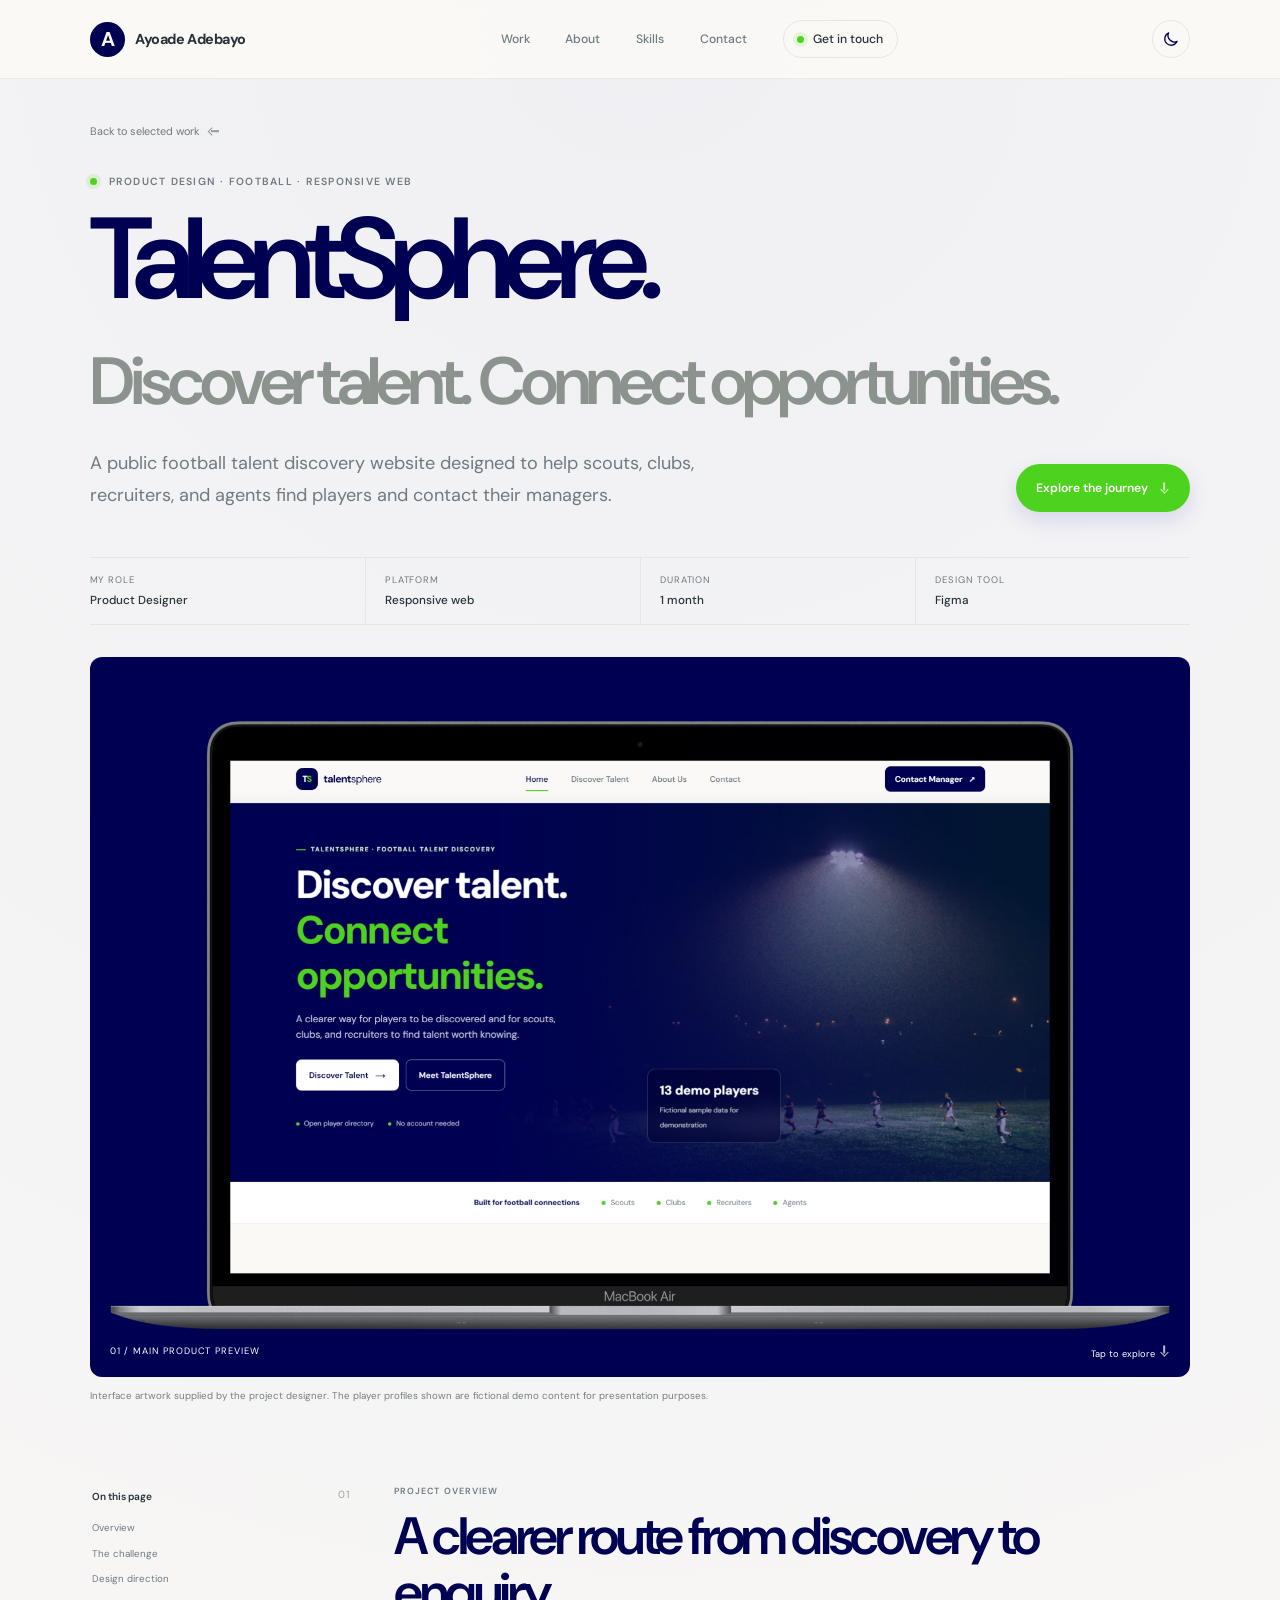
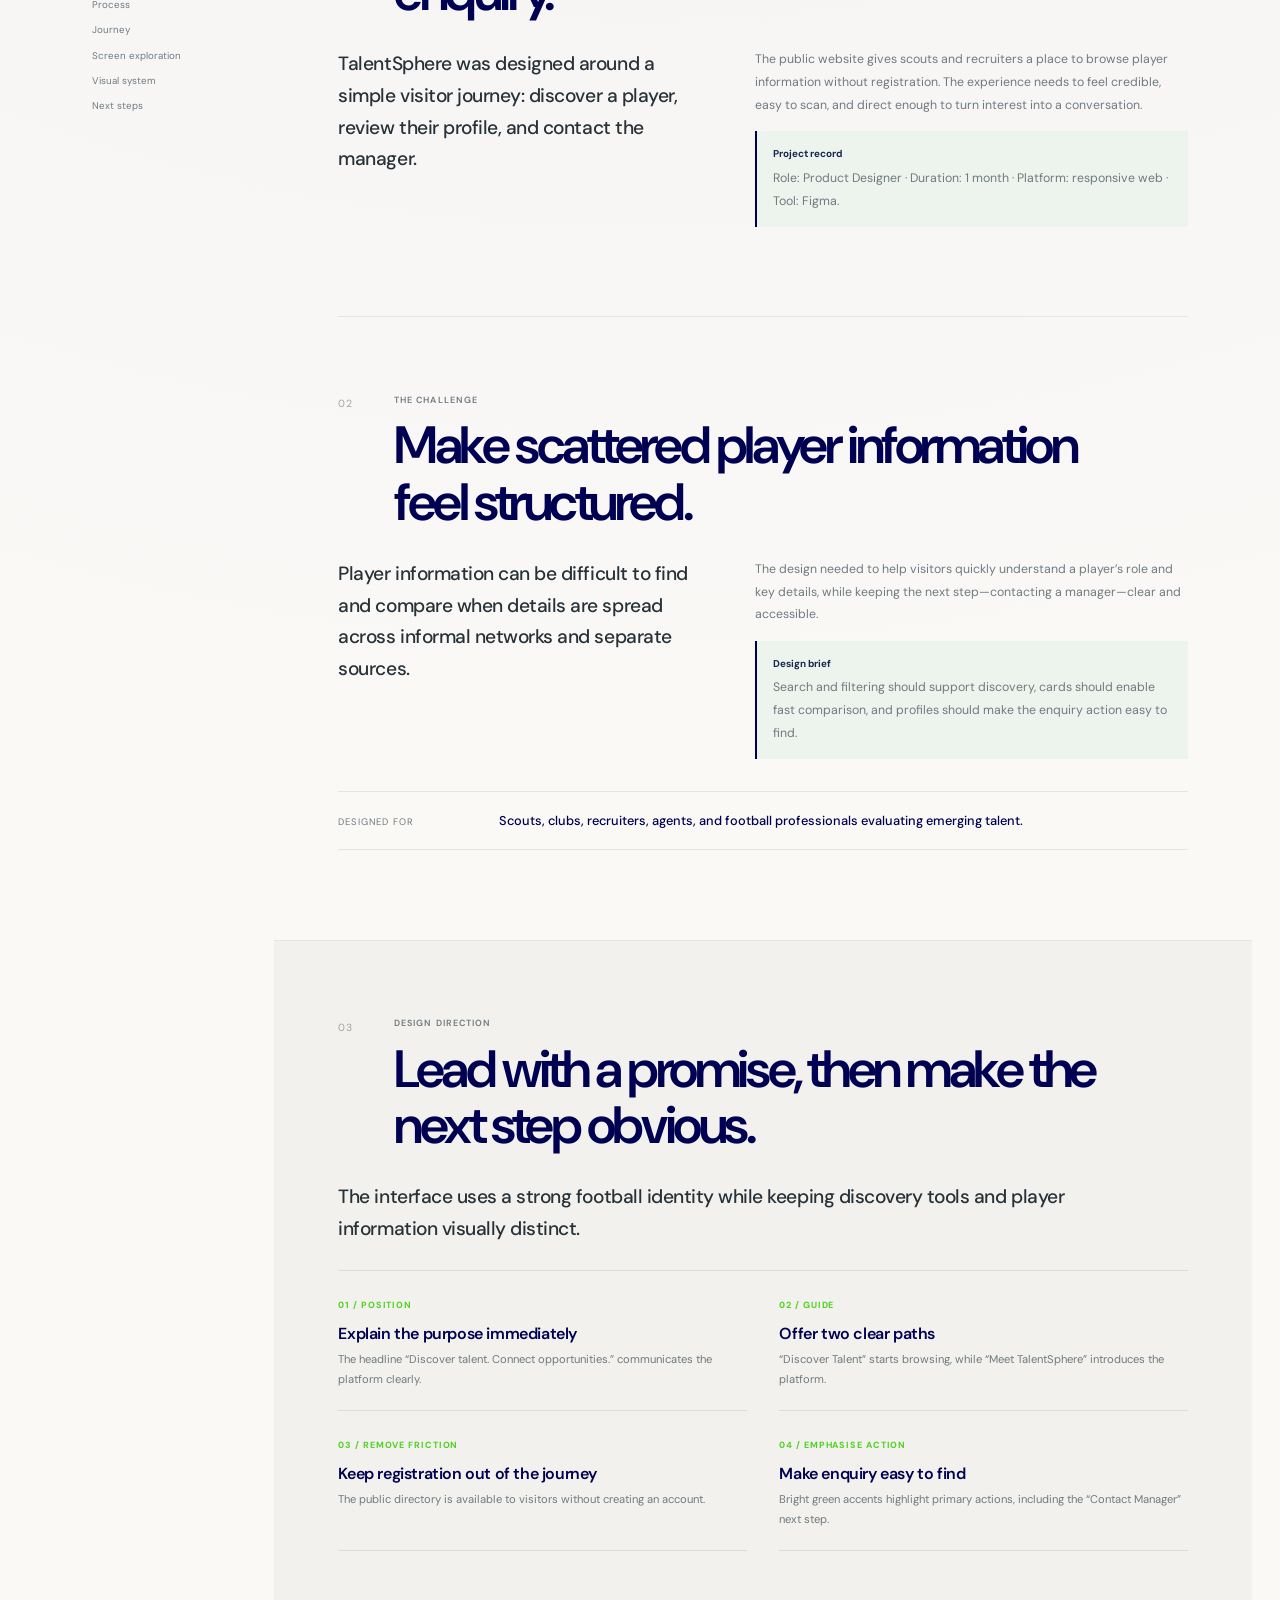
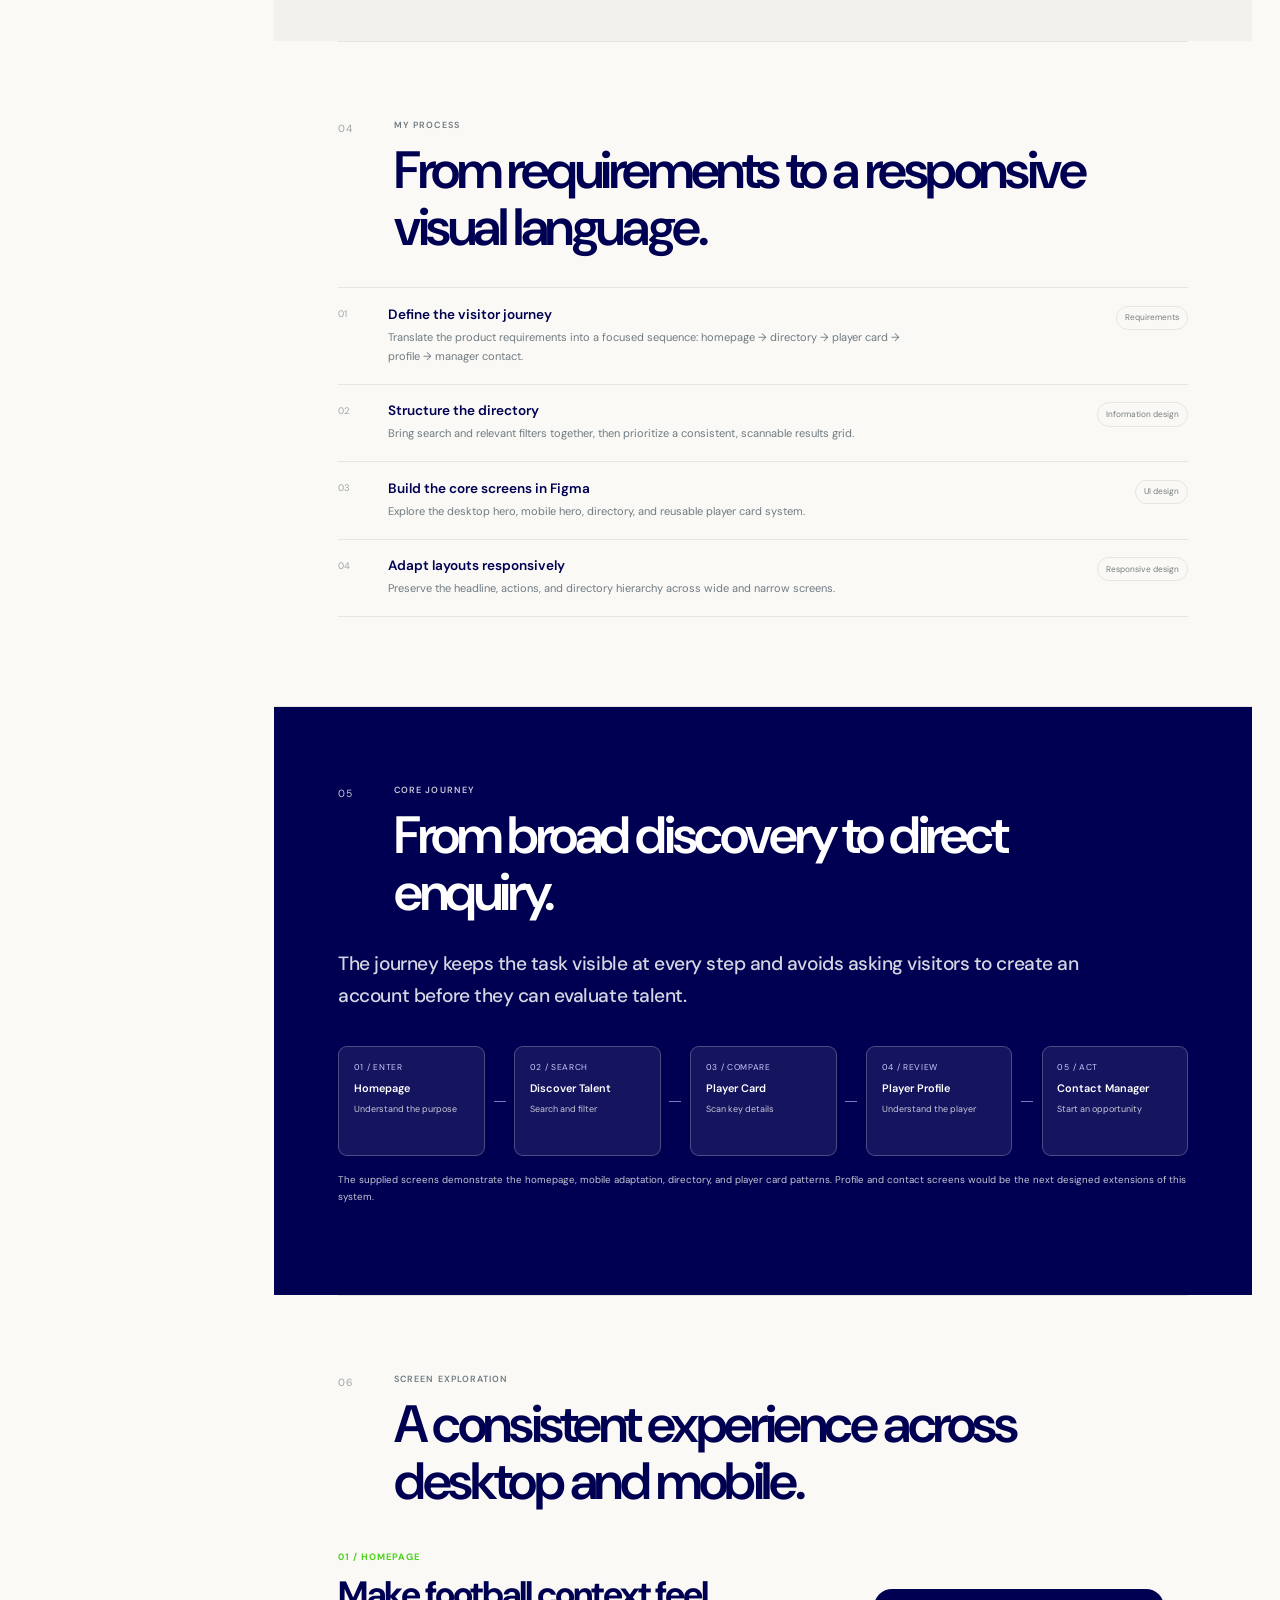
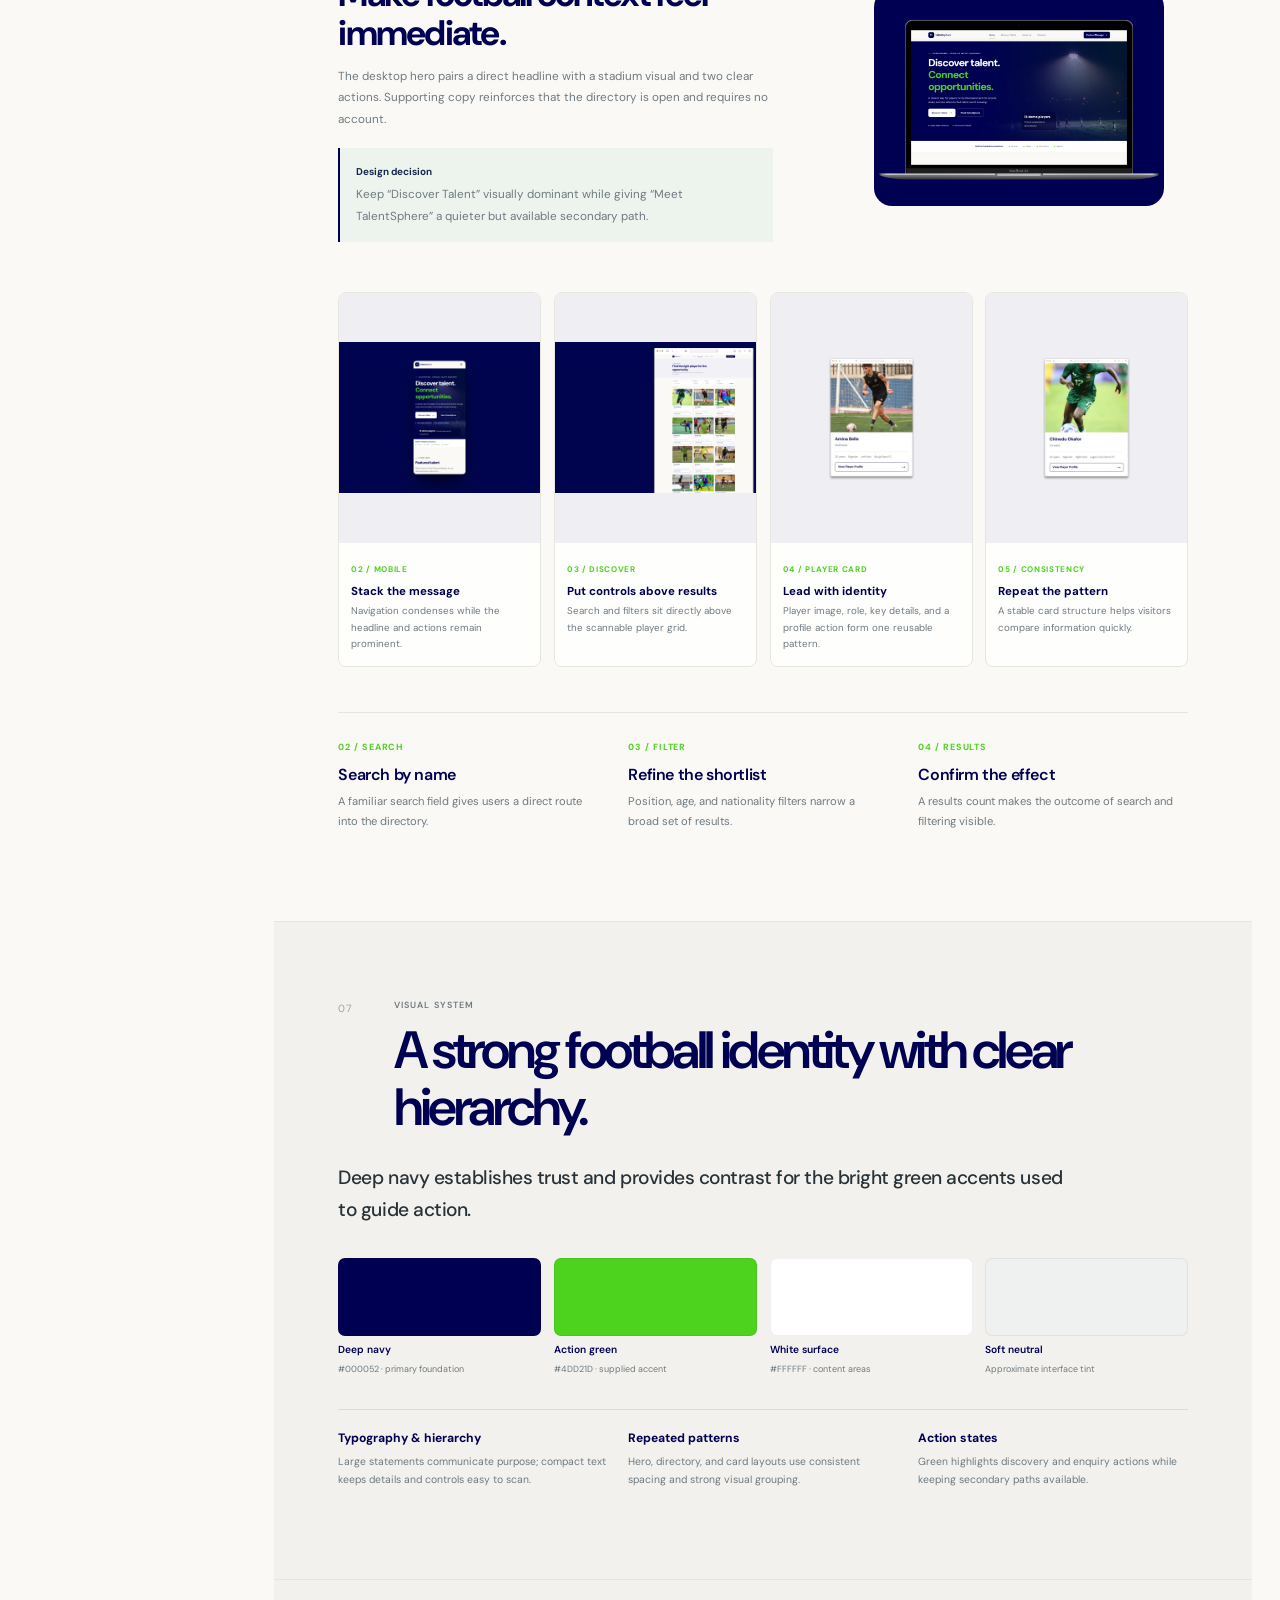
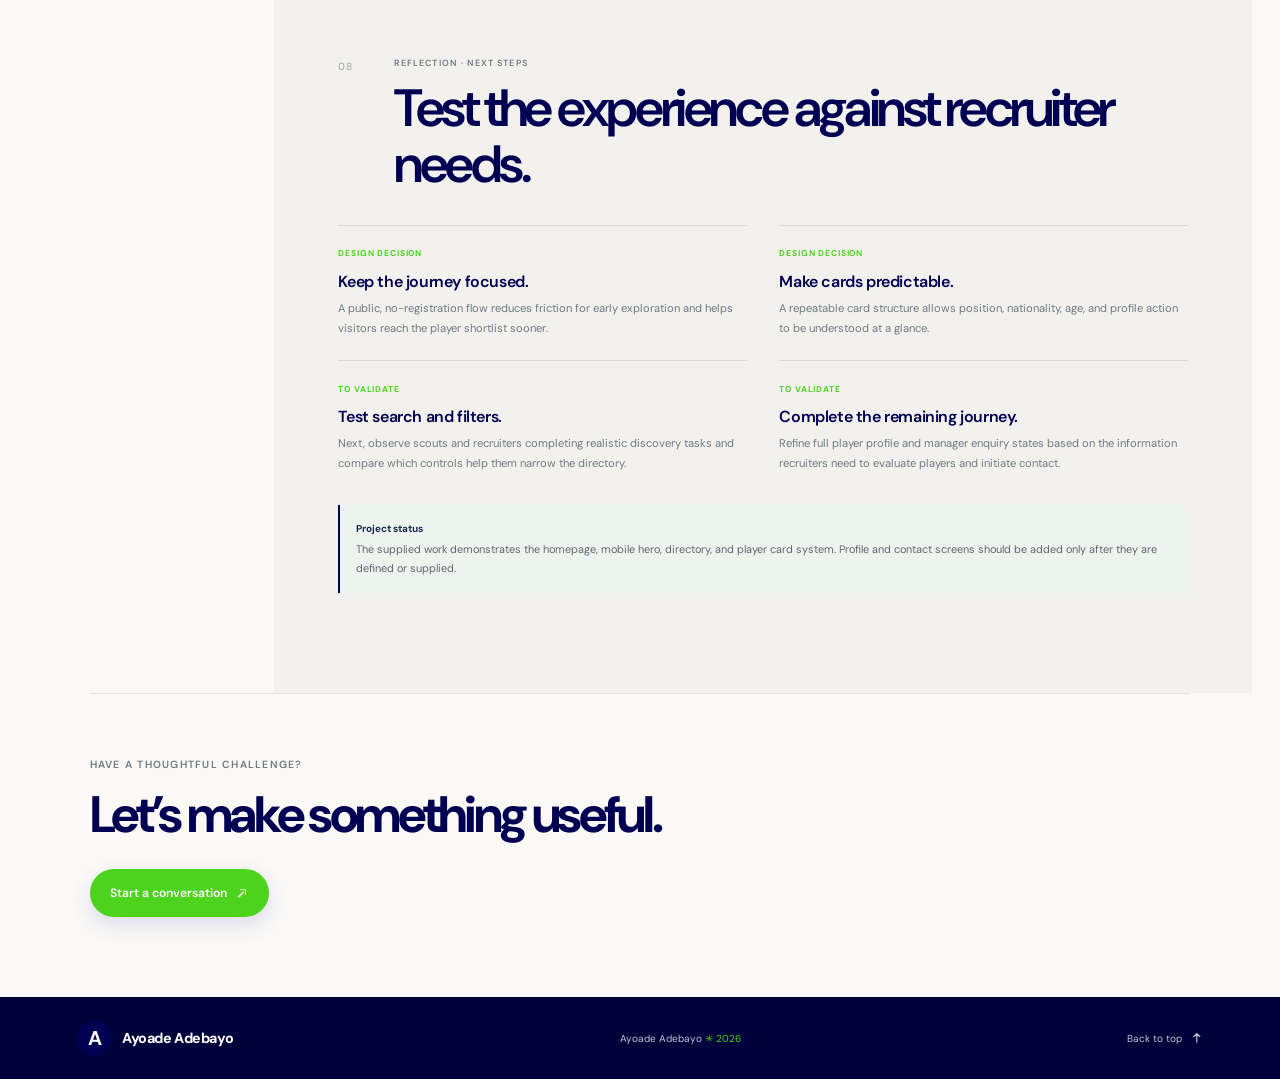
<file: talentsphere.html>
<!doctype html>
<html lang="en">
  <head>
    <meta charset="utf-8">
    <meta name="viewport" content="width=device-width, initial-scale=1">
    <meta name="theme-color" content="#faf9f6">
    <meta name="description" content="A product design case study of TalentSphere, a responsive football talent discovery website.">
    <title>TalentSphere — Product Design Case Study | Ayoade Adebayo</title>
    <link rel="preconnect" href="https://fonts.googleapis.com">
    <link rel="preconnect" href="https://fonts.gstatic.com" crossorigin>
    <link href="https://fonts.googleapis.com/css2?family=DM+Sans:wght@400;500;600;700&display=swap" rel="stylesheet">
    <link rel="stylesheet" href="styles.css">
    <script src="script.js" defer></script>
  </head>
  <body class="case-study-page talent-sphere-page">
    <a class="skip-link" href="#main">Skip to content</a>
    <header class="site-header">
      <nav class="nav-shell" aria-label="Main navigation">
        <a class="wordmark" href="index.html#home" aria-label="Ayoade Adebayo, home"><span class="wordmark-mark" aria-hidden="true">A</span><span>Ayoade Adebayo</span></a>
        <div class="nav-links" id="primary-nav">
          <a href="index.html#work">Work</a><a href="index.html#about">About</a><a href="index.html#skills">Skills</a><a href="index.html#contact">Contact</a>
          <a class="nav-availability" href="mailto:ayoadeibrahimadebayo@gmail.com"><span></span> Get in touch</a>
        </div>
        <div class="nav-controls">
          <button class="menu-toggle" type="button" aria-expanded="false" aria-controls="primary-nav"><span class="sr-only">Open navigation menu</span><span class="menu-toggle-line"></span><span class="menu-toggle-line"></span></button>
          <button class="theme-toggle" type="button" aria-label="Dark mode" aria-pressed="false" title="Switch to dark mode">
            <svg class="theme-icon theme-icon-moon" viewBox="0 0 24 24" fill="none" aria-hidden="true"><path d="M20.2 15.1A8.5 8.5 0 0 1 8.9 3.8 8.6 8.6 0 1 0 20.2 15.1Z" stroke="currentColor" stroke-width="1.7" stroke-linecap="round" stroke-linejoin="round"/></svg>
            <svg class="theme-icon theme-icon-sun" viewBox="0 0 24 24" fill="none" aria-hidden="true"><circle cx="12" cy="12" r="4" stroke="currentColor" stroke-width="1.7"/><path d="M12 2v2m0 16v2M4.93 4.93l1.42 1.42m11.3 11.3 1.42 1.42M2 12h2m16 0h2M4.93 19.07l1.42-1.42m11.3-11.3 1.42-1.42" stroke="currentColor" stroke-width="1.7" stroke-linecap="round"/></svg>
          </button>
        </div>
      </nav>
    </header>

    <main id="main">
      <section class="case-hero section-shell" id="case-top">
        <a class="back-link" href="index.html#work">Back to selected work <span class="action-mark action-mark--left" aria-hidden="true"></span></a>
        <p class="eyebrow"><span class="eyebrow-dot"></span> Product design · Football · Responsive web</p>
        <h1>TalentSphere<span class="case-title-period">.</span><br><span>Discover talent. Connect opportunities.</span></h1>
        <div class="case-intro-row">
          <p class="case-deck">A public football talent discovery website designed to help scouts, clubs, recruiters, and agents find players and contact their managers.</p>
          <a class="button button-primary" href="#journey">Explore the journey <span class="action-mark action-mark--down" aria-hidden="true"></span></a>
        </div>
        <div class="case-meta-grid" aria-label="Project details">
          <div><span>My role</span><strong>Product Designer</strong></div>
          <div><span>Platform</span><strong>Responsive web</strong></div>
          <div><span>Duration</span><strong>1 month</strong></div>
          <div><span>Design tool</span><strong>Figma</strong></div>
        </div>
        <a class="case-hero-art" href="#journey" aria-label="Explore the TalentSphere key experiences below">
          <img src="My%20brainBud%20(1)/TalentSphere/Hero%20Section.png" alt="TalentSphere desktop homepage with a stadium hero and player discovery call to action">
          <span class="hero-art-caption">01 / MAIN PRODUCT PREVIEW <span>Tap to explore <span class="action-mark action-mark--down" aria-hidden="true"></span></span></span>
        </a>
        <p class="image-disclaimer">Interface artwork supplied by the project designer. The player profiles shown are fictional demo content for presentation purposes.</p>
      </section>

      <div class="case-content-shell">
        <aside class="case-toc" aria-label="On this page">
          <p>On this page</p>
          <a href="#overview">Overview</a><a href="#challenge">The challenge</a><a href="#direction">Design direction</a><a href="#process">Process</a><a href="#journey">Journey</a><a href="#exploration">Screen exploration</a><a href="#visual-design">Visual system</a><a href="#learnings">Next steps</a>
        </aside>

        <div class="case-content">
          <section class="case-section" id="overview" aria-labelledby="overview-title">
            <div class="case-section-heading"><span class="case-section-number">01</span><div><p class="eyebrow">Project overview</p><h2 id="overview-title">A clearer route from discovery to enquiry.</h2></div></div>
            <div class="case-text-grid">
              <p class="case-lead">TalentSphere was designed around a simple visitor journey: discover a player, review their profile, and contact the manager.</p>
              <div><p>The public website gives scouts and recruiters a place to browse player information without registration. The experience needs to feel credible, easy to scan, and direct enough to turn interest into a conversation.</p><p class="evidence-note"><strong>Project record</strong> Role: Product Designer · Duration: 1 month · Platform: responsive web · Tool: Figma.</p></div>
            </div>
          </section>

          <section class="case-section" id="challenge" aria-labelledby="challenge-title">
            <div class="case-section-heading"><span class="case-section-number">02</span><div><p class="eyebrow">The challenge</p><h2 id="challenge-title">Make scattered player information feel structured.</h2></div></div>
            <div class="case-text-grid">
              <p class="case-lead">Player information can be difficult to find and compare when details are spread across informal networks and separate sources.</p>
              <div><p>The design needed to help visitors quickly understand a player’s role and key details, while keeping the next step—contacting a manager—clear and accessible.</p><p class="evidence-note"><strong>Design brief</strong> Search and filtering should support discovery, cards should enable fast comparison, and profiles should make the enquiry action easy to find.</p></div>
            </div>
            <div class="audience-strip"><span>Designed for</span><p>Scouts, clubs, recruiters, agents, and football professionals evaluating emerging talent.</p></div>
          </section>

          <section class="case-section case-section-tint" id="direction" aria-labelledby="direction-title">
            <div class="case-section-heading"><span class="case-section-number">03</span><div><p class="eyebrow">Design direction</p><h2 id="direction-title">Lead with a promise, then make the next step obvious.</h2></div></div>
            <p class="case-lead">The interface uses a strong football identity while keeping discovery tools and player information visually distinct.</p>
            <div class="direction-grid">
              <article><span>01 / POSITION</span><h3>Explain the purpose immediately</h3><p>The headline “Discover talent. Connect opportunities.” communicates the platform clearly.</p></article>
              <article><span>02 / GUIDE</span><h3>Offer two clear paths</h3><p>“Discover Talent” starts browsing, while “Meet TalentSphere” introduces the platform.</p></article>
              <article><span>03 / REMOVE FRICTION</span><h3>Keep registration out of the journey</h3><p>The public directory is available to visitors without creating an account.</p></article>
              <article><span>04 / EMPHASISE ACTION</span><h3>Make enquiry easy to find</h3><p>Bright green accents highlight primary actions, including the “Contact Manager” next step.</p></article>
            </div>
          </section>

          <section class="case-section" id="process" aria-labelledby="process-title">
            <div class="case-section-heading"><span class="case-section-number">04</span><div><p class="eyebrow">My process</p><h2 id="process-title">From requirements to a responsive visual language.</h2></div></div>
            <ol class="process-list">
              <li><span>01</span><div><h3>Define the visitor journey</h3><p>Translate the product requirements into a focused sequence: homepage → directory → player card → profile → manager contact.</p></div><em>Requirements</em></li>
              <li><span>02</span><div><h3>Structure the directory</h3><p>Bring search and relevant filters together, then prioritize a consistent, scannable results grid.</p></div><em>Information design</em></li>
              <li><span>03</span><div><h3>Build the core screens in Figma</h3><p>Explore the desktop hero, mobile hero, directory, and reusable player card system.</p></div><em>UI design</em></li>
              <li><span>04</span><div><h3>Adapt layouts responsively</h3><p>Preserve the headline, actions, and directory hierarchy across wide and narrow screens.</p></div><em>Responsive design</em></li>
            </ol>
          </section>

          <section class="case-section case-section-deep" id="journey" aria-labelledby="journey-title">
            <div class="case-section-heading"><span class="case-section-number">05</span><div><p class="eyebrow">Core journey</p><h2 id="journey-title">From broad discovery to direct enquiry.</h2></div></div>
            <p class="case-lead">The journey keeps the task visible at every step and avoids asking visitors to create an account before they can evaluate talent.</p>
            <div class="journey-map" aria-label="TalentSphere main user journey">
              <div class="journey-node"><span>01 / ENTER</span><strong>Homepage</strong><small>Understand the purpose</small></div><span class="journey-connector" aria-hidden="true"></span>
              <div class="journey-node"><span>02 / SEARCH</span><strong>Discover Talent</strong><small>Search and filter</small></div><span class="journey-connector" aria-hidden="true"></span>
              <div class="journey-node"><span>03 / COMPARE</span><strong>Player Card</strong><small>Scan key details</small></div><span class="journey-connector" aria-hidden="true"></span>
              <div class="journey-node"><span>04 / REVIEW</span><strong>Player Profile</strong><small>Understand the player</small></div><span class="journey-connector" aria-hidden="true"></span>
              <div class="journey-node"><span>05 / ACT</span><strong>Contact Manager</strong><small>Start an opportunity</small></div>
            </div>
            <p class="journey-caption">The supplied screens demonstrate the homepage, mobile adaptation, directory, and player card patterns. Profile and contact screens would be the next designed extensions of this system.</p>
          </section>

          <section class="case-section" id="exploration" aria-labelledby="exploration-title">
            <div class="case-section-heading"><span class="case-section-number">06</span><div><p class="eyebrow">Screen exploration</p><h2 id="exploration-title">A consistent experience across desktop and mobile.</h2></div></div>
            <div class="feature-feature">
              <div class="feature-copy"><p class="case-kicker">01 / HOMEPAGE</p><h3>Make football context feel immediate.</h3><p>The desktop hero pairs a direct headline with a stadium visual and two clear actions. Supporting copy reinforces that the directory is open and requires no account.</p><p class="evidence-note"><strong>Design decision</strong> Keep “Discover Talent” visually dominant while giving “Meet TalentSphere” a quieter but available secondary path.</p></div>
              <button class="gallery-trigger feature-screen" type="button" data-gallery-item="0" aria-label="Enlarge TalentSphere desktop hero"><img src="My%20brainBud%20(1)/TalentSphere/Hero%20Section.png" alt="TalentSphere desktop homepage hero"></button>
            </div>
            <div class="tutor-journey" aria-label="TalentSphere supplied screen sequence">
              <article class="tutor-step"><button class="gallery-trigger tutor-step-image" type="button" data-gallery-item="1" aria-label="Enlarge TalentSphere mobile hero"><img src="My%20brainBud%20(1)/TalentSphere/Mobile%20Hero%20Section.png" alt="TalentSphere mobile homepage hero"><span>View screen <span class="action-mark action-mark--right" aria-hidden="true"></span></span></button><div><span>02 / MOBILE</span><h4>Stack the message</h4><p>Navigation condenses while the headline and actions remain prominent.</p></div></article>
              <article class="tutor-step"><button class="gallery-trigger tutor-step-image" type="button" data-gallery-item="2" aria-label="Enlarge TalentSphere directory"><img src="My%20brainBud%20(1)/TalentSphere/Discover%20talent.png" alt="TalentSphere player discovery directory with search and filters"><span>View screen <span class="action-mark action-mark--right" aria-hidden="true"></span></span></button><div><span>03 / DISCOVER</span><h4>Put controls above results</h4><p>Search and filters sit directly above the scannable player grid.</p></div></article>
              <article class="tutor-step"><button class="gallery-trigger tutor-step-image" type="button" data-gallery-item="3" aria-label="Enlarge Amina Bello player card"><img src="My%20brainBud%20(1)/TalentSphere/Amina%20Bello%20Card.png" alt="Amina Bello TalentSphere player card"><span>View card <span class="action-mark action-mark--right" aria-hidden="true"></span></span></button><div><span>04 / PLAYER CARD</span><h4>Lead with identity</h4><p>Player image, role, key details, and a profile action form one reusable pattern.</p></div></article>
              <article class="tutor-step"><button class="gallery-trigger tutor-step-image" type="button" data-gallery-item="4" aria-label="Enlarge Chinedu Okafor player card"><img src="My%20brainBud%20(1)/TalentSphere/Chinedu%20Okafor%20Card.png" alt="Chinedu Okafor TalentSphere player card"><span>View card <span class="action-mark action-mark--right" aria-hidden="true"></span></span></button><div><span>05 / CONSISTENCY</span><h4>Repeat the pattern</h4><p>A stable card structure helps visitors compare information quickly.</p></div></article>
            </div>
            <div class="feature-grid">
              <article><span>02 / SEARCH</span><h3>Search by name</h3><p>A familiar search field gives users a direct route into the directory.</p></article>
              <article><span>03 / FILTER</span><h3>Refine the shortlist</h3><p>Position, age, and nationality filters narrow a broad set of results.</p></article>
              <article><span>04 / RESULTS</span><h3>Confirm the effect</h3><p>A results count makes the outcome of search and filtering visible.</p></article>
            </div>
          </section>

          <section class="case-section case-section-tint" id="visual-design" aria-labelledby="visual-title">
            <div class="case-section-heading"><span class="case-section-number">07</span><div><p class="eyebrow">Visual system</p><h2 id="visual-title">A strong football identity with clear hierarchy.</h2></div></div>
            <p class="case-lead">Deep navy establishes trust and provides contrast for the bright green accents used to guide action.</p>
            <div class="palette-row" aria-label="TalentSphere interface palette">
              <div class="palette-swatch"><span style="--swatch:#000052"></span><strong>Deep navy</strong><small>#000052 · primary foundation</small></div>
              <div class="palette-swatch"><span style="--swatch:#4DD21D"></span><strong>Action green</strong><small>#4DD21D · supplied accent</small></div>
              <div class="palette-swatch"><span style="--swatch:#FFFFFF"></span><strong>White surface</strong><small>#FFFFFF · content areas</small></div>
              <div class="palette-swatch"><span style="--swatch:#EEF1F0"></span><strong>Soft neutral</strong><small>Approximate interface tint</small></div>
            </div>
            <div class="system-notes"><article><h3>Typography & hierarchy</h3><p>Large statements communicate purpose; compact text keeps details and controls easy to scan.</p></article><article><h3>Repeated patterns</h3><p>Hero, directory, and card layouts use consistent spacing and strong visual grouping.</p></article><article><h3>Action states</h3><p>Green highlights discovery and enquiry actions while keeping secondary paths available.</p></article></div>
          </section>

          <section class="case-section case-section-tint" id="learnings" aria-labelledby="learnings-title">
            <div class="case-section-heading"><span class="case-section-number">08</span><div><p class="eyebrow">Reflection · Next steps</p><h2 id="learnings-title">Test the experience against recruiter needs.</h2></div></div>
            <div class="learning-grid">
              <article><span>DESIGN DECISION</span><h3>Keep the journey focused.</h3><p>A public, no-registration flow reduces friction for early exploration and helps visitors reach the player shortlist sooner.</p></article>
              <article><span>DESIGN DECISION</span><h3>Make cards predictable.</h3><p>A repeatable card structure allows position, nationality, age, and profile action to be understood at a glance.</p></article>
              <article><span>TO VALIDATE</span><h3>Test search and filters.</h3><p>Next, observe scouts and recruiters completing realistic discovery tasks and compare which controls help them narrow the directory.</p></article>
              <article><span>TO VALIDATE</span><h3>Complete the remaining journey.</h3><p>Refine full player profile and manager enquiry states based on the information recruiters need to evaluate players and initiate contact.</p></article>
            </div>
            <p class="evidence-note learning-note"><strong>Project status</strong> The supplied work demonstrates the homepage, mobile hero, directory, and player card system. Profile and contact screens should be added only after they are defined or supplied.</p>
          </section>
        </div>
      </div>

      <section class="case-next section-shell"><p class="eyebrow">Have a thoughtful challenge?</p><h2>Let’s make something useful.</h2><a class="button button-primary" href="mailto:ayoadeibrahimadebayo@gmail.com">Start a conversation <span class="action-mark action-mark--up-right" aria-hidden="true"></span></a></section>
    </main>

    <dialog class="image-lightbox" id="image-lightbox" aria-label="TalentSphere project image viewer">
      <div class="lightbox-toolbar"><p id="lightbox-caption">TalentSphere project screen</p><button class="lightbox-close" type="button" aria-label="Close image viewer">×</button></div>
      <div class="lightbox-stage"><button class="lightbox-nav lightbox-prev" type="button" aria-label="Previous image">Prev</button><img id="lightbox-image" alt=""><button class="lightbox-nav lightbox-next" type="button" aria-label="Next image">Next</button></div>
      <p class="lightbox-count" id="lightbox-count" aria-live="polite"></p>
    </dialog>

    <footer class="site-footer"><div class="section-shell footer-inner">
      <a class="wordmark footer-wordmark" href="index.html#home"><span class="wordmark-mark" aria-hidden="true">A</span><span>Ayoade Adebayo</span></a>
      <p>Ayoade Adebayo <span aria-hidden="true">✳</span> <span id="current-year"></span></p>
      <a href="#case-top" class="back-top">Back to top <svg class="back-top-icon" viewBox="0 0 16 16" fill="none" aria-hidden="true"><path d="M8 13V3m0 0L4.5 6.5M8 3l3.5 3.5" stroke="currentColor" stroke-width="1.4" stroke-linecap="round" stroke-linejoin="round"/></svg></a>
    </div></footer>
  </body>
</html>
</file>
<file: styles.css>
:root {
  color-scheme: light;
  --color-primary: #000052;
  --color-primary-soft: #24246a;
  --color-deep: #000052;
  --color-ink-navy: #17264f;
  --color-accent: #4dd21d;
  --color-background: #faf9f6;
  --color-surface: #fefefd;
  --color-surface-soft: #f1f0eb;
  --color-text: #263138;
  --color-muted: #6f7a81;
  --color-line: #e6e5e0;
  --brainbud-purple: #4d4cbf;
  --brainbud-ink: #17264f;
  --brainbud-lavender: #e9e8f7;
  --font-family: "DM Sans", sans-serif;
  --page-gutter: clamp(1.25rem, 6vw, 6.5rem);
  --content-width: 1280px;
}

* { box-sizing: border-box; }
html { scroll-behavior: smooth; scroll-padding-top: 6rem; }
body { margin: 0; background: var(--color-background); color: var(--color-text); font-family: var(--font-family); -webkit-font-smoothing: antialiased; }
body, button, input, textarea { font-family: var(--font-family); }
button, a { -webkit-tap-highlight-color: transparent; }
a { color: inherit; text-decoration: none; }
img { display: block; max-width: 100%; }
button { color: inherit; }

.sr-only, .skip-link:not(:focus) { position: absolute; width: 1px; height: 1px; padding: 0; margin: -1px; overflow: hidden; clip: rect(0, 0, 0, 0); white-space: nowrap; border: 0; }
.skip-link:focus { position: fixed; z-index: 30; top: 1rem; left: 1rem; padding: .8rem 1rem; border-radius: .5rem; background: var(--color-primary); color: #fff; }
.section-shell, .nav-shell { width: min(var(--content-width), calc(100% - var(--page-gutter) * 2)); margin-inline: auto; }
.site-header { position: sticky; z-index: 20; top: 0; border-bottom: 1px solid rgba(38,49,56,.08); background: rgba(250,249,246,.94); backdrop-filter: blur(16px); }
.nav-shell { min-height: 78px; display: flex; align-items: center; justify-content: space-between; }
.wordmark { display: inline-flex; align-items: center; gap: .65rem; font-size: .9rem; font-weight: 700; letter-spacing: -.03em; }
.wordmark-mark { display: grid; width: 35px; height: 35px; place-items: center; border-radius: 50%; background: var(--color-primary); color: var(--color-background); font-size: 1.25rem; letter-spacing: -.08em; }
.nav-links { display: flex; align-items: center; gap: clamp(1.25rem, 2.8vw, 2.5rem); color: var(--color-muted); font-size: .76rem; font-weight: 500; }
.nav-links > a:not(.nav-availability) { transition: color .2s ease; }
.nav-links > a:not(.nav-availability):hover, .nav-links > a:not(.nav-availability):focus-visible { color: var(--color-primary); }
.nav-availability { display: inline-flex; align-items: center; gap: .55rem; padding: .62rem .85rem; border: 1px solid var(--color-line); border-radius: 99px; color: var(--color-text); }
.nav-availability span, .eyebrow-dot { width: 7px; height: 7px; flex: 0 0 auto; border-radius: 50%; background: var(--color-accent); box-shadow: 0 0 0 4px rgba(77,210,29,.13); }
.theme-toggle { display: grid; width: 38px; height: 38px; flex: 0 0 auto; place-items: center; padding: 0; border: 1px solid var(--color-line); border-radius: 50%; background: transparent; color: var(--color-primary); cursor: pointer; transition: background .2s ease, color .2s ease, border-color .2s ease; }
.theme-toggle:hover { background: var(--color-surface-soft); }
.theme-icon { width: 18px; height: 18px; }
.theme-icon-sun, [data-theme="dark"] .theme-icon-moon { display: none; }
[data-theme="dark"] .theme-icon-sun { display: block; }
.nav-controls { display: flex; flex: 0 0 auto; align-items: center; gap: .55rem; }
.menu-toggle { display: none; }

.hero { position: relative; display: flex; min-height: min(660px, calc(100svh - 78px)); flex-direction: column; justify-content: center; padding-block: 5.5rem 4rem; }
.hero-copy { max-width: 850px; }
.eyebrow { display: flex; align-items: center; gap: .75rem; margin: 0 0 1.45rem; color: var(--color-muted); font-size: .65rem; font-weight: 600; letter-spacing: .12em; text-transform: uppercase; }
.hero h1 { max-width: 850px; margin: 0; color: var(--color-primary); font-size: clamp(3.35rem, 7.3vw, 6.3rem); font-weight: 600; letter-spacing: -.078em; line-height: .99; }
.headline-highlight { background: linear-gradient(transparent 78%, rgba(77,210,29,.68) 78%); -webkit-box-decoration-break: clone; box-decoration-break: clone; }
.hero-intro { max-width: 570px; margin: 1.65rem 0 0; color: var(--color-muted); font-size: clamp(.98rem, 1.4vw, 1.08rem); line-height: 1.85; }
.hero-actions { display: flex; flex-wrap: wrap; align-items: center; gap: .75rem; margin-top: 2rem; }
.button { display: inline-flex; min-height: 48px; align-items: center; justify-content: center; gap: .6rem; padding: .8rem 1.2rem; border: 1px solid transparent; border-radius: 99px; font-size: .76rem; font-weight: 600; transition: transform .2s ease, box-shadow .2s ease, background .2s ease; cursor: pointer; }
.button:hover, .button:focus-visible { transform: translateY(-2px); }
.action-mark, .project-image-icon { position: relative; display: inline-block; width: .78rem; height: .78rem; flex: 0 0 auto; align-self: center; border: 0; border-radius: 0; background: none; color: currentColor; opacity: .72; vertical-align: -.08em; transition: opacity .2s ease; }
.action-mark::before, .project-image-icon::before { position: absolute; top: .1rem; left: 50%; width: .34rem; height: .34rem; border-top: 1.4px solid currentColor; border-left: 1.4px solid currentColor; content: ""; transform: translateX(-50%) rotate(45deg); }
.action-mark::after, .project-image-icon::after { position: absolute; top: .22rem; bottom: .02rem; left: 50%; width: 1.4px; background: currentColor; content: ""; transform: translateX(-50%); }
.action-mark--right, .project-image-icon { transform: rotate(90deg); }
.action-mark--up-right { transform: rotate(45deg); }
.action-mark--down { transform: rotate(180deg); }
.action-mark--left { transform: rotate(-90deg); }
.button:hover .action-mark, .button:focus-visible .action-mark, .project-link:hover .action-mark, .text-link:hover .action-mark, a:hover > .action-mark, .project-image-link:hover .project-image-icon, .project-image-link:focus-visible .project-image-icon { opacity: 1; }
.button-primary { background: var(--color-primary); color: #fff; box-shadow: 0 8px 18px rgba(0,0,82,.12); }
.button-primary:hover { background: var(--color-primary-soft); box-shadow: 0 12px 25px rgba(0,0,82,.18); }
.button-quiet { border-color: var(--color-line); background: transparent; color: var(--color-primary); }
.button-quiet:hover { background: var(--color-surface); }
.hero-footnote { display: flex; align-items: center; gap: .65rem; margin-top: 3.8rem; color: #858b88; font-size: .65rem; letter-spacing: .02em; }
.scroll-line { width: 31px; height: 1px; background: var(--color-accent); }
.hero-aside { position: absolute; right: 0; bottom: 4.5rem; width: 225px; padding: 1rem 0 0 1.1rem; border-top: 1px solid var(--color-line); }
.hero-index, .hero-note-link { color: var(--color-muted); font-size: .62rem; letter-spacing: .08em; text-transform: uppercase; }
.hero-aside p { margin: .75rem 0; color: var(--color-primary); font-size: .9rem; font-weight: 500; line-height: 1.55; }
.hero-note-link { display: inline-flex; gap: .45rem; letter-spacing: 0; text-transform: none; }
.hero-note-link .action-mark { color: var(--color-primary); }

.section-space { padding-block: clamp(5.5rem, 10vw, 9rem); }
.section-heading .eyebrow { margin-bottom: 1.1rem; }
.section-heading h2, .skills-heading h2 { margin: 0; color: var(--color-primary); font-size: clamp(2.4rem, 5vw, 4.35rem); font-weight: 600; letter-spacing: -.07em; line-height: 1.08; }
.section-heading h2 span, .skills-heading h2 span { color: #969d9a; }

body { background: radial-gradient(circle at top, rgba(77,76,191,.06), transparent 32%), var(--color-background); }

.work-section { background: var(--color-surface-soft); }
.work-heading, .skills-heading { display: flex; align-items: end; justify-content: space-between; gap: 2rem; margin-bottom: 3rem; }
.work-heading > p, .skills-heading > p { max-width: 290px; margin: 0 0 .35rem; color: var(--color-muted); font-size: .8rem; line-height: 1.75; }
.project-grid { display: grid; gap: 2rem; }
.mini-projects { display: grid; grid-template-columns: repeat(2, minmax(0, 1fr)); gap: 1rem; }
.project-card { display: grid; grid-template-columns: minmax(0,1.15fr) minmax(0,.85fr); align-items: center; gap: clamp(2rem,6vw,6rem); min-width: 0; padding: clamp(1rem,3vw,2rem); border: 1px solid var(--color-line); border-radius: 18px; background: var(--color-surface); box-shadow: 0 18px 55px rgba(0,0,82,.045); transition: transform .2s ease, box-shadow .2s ease; }
.project-card:hover { transform: translateY(-3px); box-shadow: 0 22px 64px rgba(0,0,82,.08); }
.project-card-mini { grid-template-columns: 1fr; gap: 1rem; padding: 1rem; }
.project-card-mini .project-story { padding: 0; }
.project-card-mini h3 { margin-top: .75rem; font-size: clamp(1.5rem,3vw,2.1rem); }
.project-card-mini .project-summary { font-size: .76rem; }
.project-card-mini .project-actions { margin-top: 1rem; }
.project-image-link { position: relative; display: block; min-width: 0; aspect-ratio: 1.38; overflow: hidden; border-radius: 12px; background: #07060e; isolation: isolate; }
.project-image-link-mini { aspect-ratio: 1.2; }
.project-image-screenshot { position: relative; display: block; min-width: 0; aspect-ratio: 1.2; overflow: hidden; border-radius: 12px; background: #0b1028; }
.project-image-screenshot img { width: 100%; height: 100%; object-fit: contain; }
.project-image-link img { width: 100%; height: 100%; object-fit: cover; transition: transform .55s cubic-bezier(.2,.8,.2,1), filter .35s ease; }
.project-image-overlay { position: absolute; inset: auto 0 0; display: flex; align-items: center; justify-content: space-between; gap: .75rem; padding: 3.5rem 1.15rem 1.15rem; background: linear-gradient(transparent,rgba(0,0,30,.82)); color: #fff; font-size: .74rem; font-weight: 600; opacity: 0; transform: translateY(8px); transition: opacity .25s ease, transform .25s ease; }
.project-image-icon { color: var(--color-accent); }
.image-index { position: absolute; top: 1rem; left: 1rem; padding: .45rem .6rem; border: 1px solid rgba(255,255,255,.35); border-radius: 99px; background: rgba(0,0,25,.35); color: #fff; font-size: .55rem; letter-spacing: .1em; }
.project-image-link:hover img, .project-image-link:focus-visible img { filter: brightness(.84); transform: scale(1.035); }
.project-image-link:hover .project-image-overlay, .project-image-link:focus-visible .project-image-overlay { opacity: 1; transform: translateY(0); }
.project-image-link:focus-visible, .gallery-trigger:focus-visible { outline: 3px solid var(--color-accent); outline-offset: 4px; }
.project-story { width: 100%; padding: 1rem clamp(.25rem,2vw,1.5rem) 1rem 0; }
.project-meta { display: flex; flex-wrap: wrap; justify-content: space-between; gap: .6rem; color: #818985; font-size: .61rem; }
.project-story h3 { margin: .85rem 0 .45rem; color: var(--color-primary); font-size: clamp(2.35rem,4vw,3.8rem); font-weight: 600; letter-spacing: -.075em; }
.project-summary { max-width: 440px; margin: 0; color: var(--color-muted); font-size: .9rem; line-height: 1.75; }
.project-note { margin: .55rem 0 0; color: #858b88; font-size: .59rem; line-height: 1.5; }
.tag-list, .skill-list { display: flex; flex-wrap: wrap; gap: .45rem; margin: 1.15rem 0 0; padding: 0; list-style: none; }
.tag-list li { padding: .38rem .62rem; border-radius: 99px; background: var(--color-surface-soft); color: var(--color-muted); font-size: .59rem; }
.project-actions { display: flex; flex-wrap: wrap; align-items: center; justify-content: space-between; gap: .75rem; margin-top: 1.65rem; }
.project-link, .text-link { display: inline-flex; align-items: center; gap: .6rem; padding-bottom: .35rem; border-bottom: 1px solid var(--color-accent); color: var(--color-primary); font-size: .73rem; font-weight: 600; transition: gap .2s ease; }
.project-link:hover, .text-link:hover { gap: .9rem; }
.project-role { color: #7e8782; font-size: .61rem; }
.project-facts { display: flex; flex-wrap: wrap; gap: .55rem 1.2rem; margin-top: 1.05rem; padding-top: .8rem; border-top: 1px solid var(--color-line); color: var(--color-muted); font-size: .61rem; }
.project-facts strong { margin-right: .25rem; color: var(--color-text); font-weight: 600; }
.work-coming-soon { grid-column: 1 / -1; display: flex; align-items: center; gap: 1rem; margin: 0; padding: 1rem .15rem 0; border-top: 1px solid var(--color-line); color: var(--color-muted); font-size: .69rem; line-height: 1.6; }
.work-coming-soon span { flex: 0 0 auto; color: var(--color-primary); font-size: .6rem; font-weight: 600; letter-spacing: .08em; text-transform: uppercase; }

.about { border-top: 1px solid var(--color-line); }
.about-grid { display: grid; grid-template-columns: .85fr 1.15fr; gap: clamp(3rem,9vw,8rem); margin-top: 3.2rem; }
.about-intro { max-width: 460px; }
.about-intro p { color: var(--color-muted); font-size: .88rem; line-height: 1.85; }
.about-intro .large-copy { margin-top: 0; color: var(--color-text); font-size: 1.26rem; font-weight: 500; letter-spacing: -.03em; line-height: 1.55; }
.text-link { margin-top: .8rem; }
.detail-block { display: grid; grid-template-columns: 42px 1fr; gap: 1rem; padding: 1.35rem 0; border-top: 1px solid var(--color-line); }
.detail-number { color: #969e99; font-size: .61rem; letter-spacing: .08em; }
.detail-block h3, .skill-category h3 { margin: 0 0 .4rem; color: var(--color-primary); font-size: .95rem; font-weight: 600; }
.detail-block p, .skill-category > p { max-width: 570px; margin: 0; color: var(--color-muted); font-size: .76rem; line-height: 1.75; }
.detail-block:last-child { border-bottom: 1px solid var(--color-line); }

.skills-section { background: var(--color-surface-soft); }
.skills-heading { align-items: end; }
.skills-grid { display: grid; grid-template-columns: repeat(3,minmax(0,1fr)); border-top: 1px solid var(--color-line); border-bottom: 1px solid var(--color-line); }
.skill-category { min-width: 0; padding: 1.5rem clamp(1rem,3vw,2rem) 1.7rem 0; }
.skill-category + .skill-category { padding-left: clamp(1rem,3vw,2rem); border-left: 1px solid var(--color-line); }
.skill-category > .detail-number { display: block; margin-bottom: 1rem; }
.skill-category h3 { font-size: 1.3rem; letter-spacing: -.04em; }
.skill-category > p { min-height: 2.7rem; }
.skill-list { gap: .45rem; margin-top: 1.2rem; }
.skill-list li { padding: .42rem .65rem; border: 1px solid var(--color-line); border-radius: 99px; color: var(--color-muted); font-size: .62rem; }
.skill-list .skill-add { display: inline-flex; gap: .4rem; border-style: dashed; color: #818982; }

.contact-section { overflow: hidden; background: var(--color-deep); color: #fff; }
.contact-grid { display: grid; grid-template-columns: 1fr .8fr; align-items: center; gap: clamp(3rem,9vw,8rem); }
.eyebrow-light { color: #c0c5d1; }
.contact-copy h2 { max-width: 650px; margin: 0; color: #fff; font-size: clamp(2.8rem,5.5vw,4.7rem); font-weight: 600; letter-spacing: -.07em; line-height: 1.06; }
.contact-copy h2 span { color: var(--color-accent); }
.contact-copy > p:not(.eyebrow) { max-width: 440px; margin: 1.25rem 0 1.55rem; color: #c0c5d1; font-size: .83rem; line-height: 1.8; }
.contact-email { display: inline-flex; align-items: center; gap: .7rem; padding-bottom: .4rem; border-bottom: 1px solid rgba(255,255,255,.4); color: #fff; font-size: .95rem; font-weight: 500; }
.contact-email .action-mark, .social-links a > .action-mark { color: var(--color-accent); }
.social-links { display: flex; flex-wrap: wrap; gap: 1.1rem 1.3rem; margin-top: 2.4rem; }
.social-links a { display: inline-flex; align-items: center; gap: .4rem; color: #c0c5d1; font-size: .65rem; transition: color .2s ease; }
.social-links a:hover, .social-links a:focus-visible { color: #fff; }
.social-icon { display: inline-grid; width: 1.5rem; height: 1.5rem; place-items: center; border: 1px solid rgba(255,255,255,.32); border-radius: 5px; color: #fff; font-size: .76rem; font-weight: 700; line-height: 1; transition: color .2s ease,border-color .2s ease,background-color .2s ease; }
.social-icon-x { border: 0; font-size: .95rem; }
.social-icon-behance { font-size: .72rem; letter-spacing: -.08em; }
.social-icon-linkedin { font-size: .78rem; letter-spacing: -.05em; }
.social-links a:hover .social-icon, .social-links a:focus-visible .social-icon { border-color: var(--color-accent); background: var(--color-accent); color: var(--color-primary); }
.contact-form { padding: clamp(1.4rem,3vw,2.25rem); border: 1px solid rgba(255,255,255,.16); border-radius: 15px; background: rgba(255,255,255,.055); }
.form-heading { display: flex; align-items: center; justify-content: space-between; gap: 1rem; margin-bottom: 1.7rem; color: #b7bfd2; }
.form-heading span { font-size: .59rem; letter-spacing: .08em; }
.form-heading p { margin: 0; color: #fff; font-size: .77rem; font-weight: 500; }
.contact-form label { display: block; margin: 1.15rem 0 .4rem; color: #e3e5ec; font-size: .64rem; }
.contact-form input, .contact-form textarea { width: 100%; padding: .7rem 0; border: 0; border-bottom: 1px solid rgba(255,255,255,.25); border-radius: 0; outline: 0; background: transparent; color: #fff; font-size: .75rem; resize: vertical; transition: border-color .2s ease; }
.contact-form textarea { height: auto; padding: .7rem 0; line-height: normal; resize: none; }
.contact-form input::placeholder, .contact-form textarea::placeholder { color: #929ab0; }
.contact-form input:focus, .contact-form textarea:focus { border-color: var(--color-accent); }
.button-lime { margin-top: 1.4rem; background: var(--color-accent); color: var(--color-ink-navy); }
.button-lime:hover { background: #6de340; }
.send-icon { width: 1rem; height: 1rem; flex: 0 0 auto; transition: transform .2s ease; }
.button-lime:hover .send-icon, .button-lime:focus-visible .send-icon { transform: translate(1px,-1px); }
.button:disabled { cursor: wait; opacity: .7; transform: none; }
.form-status { min-height: 1.3em; margin: .9rem 0 0; color: #aeb8ca; font-size: .64rem; line-height: 1.5; }
.form-status.is-error { color: #ffb6ad; }
.form-status.is-success { color: #baf5a5; }
.site-footer { background: #00003a; color: #c0c5d1; }
.footer-inner { min-height: 82px; display: flex; align-items: center; justify-content: space-between; gap: 1rem; }
.footer-wordmark { color: #fff; }
.footer-inner p, .back-top { margin: 0; font-size: .63rem; }
.back-top { display: inline-flex; align-items: center; gap: .45rem; }
.back-top-icon { width: .85rem; height: .85rem; transition: transform .2s ease; }
.back-top:hover .back-top-icon, .back-top:focus-visible .back-top-icon { transform: translateY(-2px); }
.footer-inner p span { color: var(--color-accent); }

.case-study-page { --case-gutter: clamp(1.25rem, 7vw, 7rem); }
.talent-sphere-page { --brainbud-purple: #4dd21d; --talent-navy: #000052; }
.talent-sphere-page .case-title-period { color: var(--talent-navy); }
.talent-sphere-page .evidence-note { border-left-color: var(--talent-navy); background: #edf4ed; }
.talent-sphere-page .case-hero-art:focus-visible { outline-color: #4dd21d; }
.case-study-page .nav-shell, .case-study-page .case-hero, .case-study-page .case-next { width: min(1280px,calc(100% - var(--case-gutter) * 2)); }
.case-hero { padding-top: 2.5rem; }
.back-link { display: inline-flex; align-items: center; gap: .55rem; margin-bottom: 2.3rem; color: var(--color-muted); font-size: .68rem; transition: color .2s ease,gap .2s ease; }
.back-link:hover { gap: .8rem; color: var(--color-primary); }
.case-hero > .eyebrow { margin-bottom: 1.15rem; }
.case-hero h1 { margin: 0; color: var(--color-primary); font-size: clamp(3.5rem,9vw,7.4rem); font-weight: 600; letter-spacing: -.085em; line-height: .92; }
.case-hero h1 > span:last-child { color: #8c938f; font-size: .58em; letter-spacing: -.07em; }
.case-title-period { color: var(--brainbud-purple); }
.case-intro-row { display: flex; align-items: end; justify-content: space-between; gap: 2rem; margin-top: 1.8rem; }
.case-deck { max-width: 610px; margin: 0; color: var(--color-muted); font-size: clamp(.96rem,1.5vw,1.13rem); line-height: 1.8; }
.case-study-page .button-primary { background: var(--brainbud-purple); box-shadow: 0 8px 20px rgba(77,76,191,.16); }
.case-study-page .button-primary:hover { background: #3c3ba1; }
.case-meta-grid { display: grid; grid-template-columns: repeat(4,minmax(0,1fr)); margin: 2.8rem 0 2rem; border-top: 1px solid var(--color-line); border-bottom: 1px solid var(--color-line); }
.case-meta-grid > div { display: grid; gap: .4rem; padding: 1rem 1rem 1rem 0; }
.case-meta-grid > div + div { padding-left: 1.2rem; border-left: 1px solid var(--color-line); }
.case-meta-grid span { color: var(--color-muted); font-size: .59rem; letter-spacing: .09em; text-transform: uppercase; }
.case-meta-grid strong { color: var(--color-text); font-size: .73rem; font-weight: 500; }
.case-hero-art { position: relative; display: block; overflow: hidden; border-radius: 12px; background: #07060e; }
.case-hero-art img { width: 100%; max-height: 720px; object-fit: cover; transition: transform .6s cubic-bezier(.2,.8,.2,1),filter .4s ease; }
.case-hero-art:hover img, .case-hero-art:focus-visible img { filter: brightness(.84); transform: scale(1.018); }
.case-hero-art:focus-visible { outline: 3px solid var(--brainbud-purple); outline-offset: 4px; }
.hero-art-caption { position: absolute; right: 1.25rem; bottom: 1.1rem; left: 1.25rem; display: flex; justify-content: space-between; gap: 1rem; color: #fff; font-size: .58rem; letter-spacing: .1em; }
.hero-art-caption span { letter-spacing: 0; }
.image-disclaimer { margin: .7rem 0 0; color: #777e7a; font-size: .61rem; line-height: 1.65; }
.case-content-shell { display: grid; grid-template-columns: 170px minmax(0,850px); justify-content: center; gap: clamp(2.5rem,6vw,6rem); width: min(1280px,calc(100% - var(--case-gutter) * 2)); margin: 0 auto; padding-top: 5rem; }
.case-toc { position: sticky; top: 105px; align-self: start; display: grid; gap: .78rem; padding-top: .35rem; }
.case-toc p { margin: 0 0 .35rem; color: var(--color-text); font-size: .63rem; font-weight: 600; }
.case-toc a { color: var(--color-muted); font-size: .61rem; transition: color .2s ease; }
.case-toc a:hover, .case-toc a:focus-visible { color: var(--brainbud-purple); }
.case-content { min-width: 0; }
.case-section { padding: 0 0 clamp(4rem,7vw,6.5rem); scroll-margin-top: 110px; }
.case-section + .case-section { padding-top: clamp(3.5rem,6vw,5.5rem); border-top: 1px solid var(--color-line); }
.case-section-tint { margin-inline: calc(clamp(1.5rem,5vw,4rem) * -1); padding-inline: clamp(1.5rem,5vw,4rem); background: #f2f1ed; }
.case-section-deep { margin-inline: calc(clamp(1.5rem,5vw,4rem) * -1); padding-inline: clamp(1.5rem,5vw,4rem); background: var(--color-deep); color: #fff; }
.case-section-heading { display: grid; grid-template-columns: 42px 1fr; gap: .85rem; align-items: start; margin-bottom: 1.7rem; }
.case-section-number { padding-top: .2rem; color: #9da49f; font-size: .65rem; letter-spacing: .1em; }
.case-section-heading .eyebrow { margin: 0 0 .7rem; font-size: .56rem; }
.case-section-heading h2 { max-width: 720px; margin: 0; color: var(--color-primary); font-size: clamp(1.9rem,4.1vw,3.35rem); font-weight: 600; letter-spacing: -.065em; line-height: 1.08; }
.case-lead { max-width: 740px; margin: 0 0 1.6rem; color: var(--color-text); font-size: clamp(1rem,1.5vw,1.22rem); font-weight: 500; letter-spacing: -.025em; line-height: 1.65; }
.case-text-grid { display: grid; grid-template-columns: .92fr 1.08fr; gap: clamp(1.5rem,4vw,3rem); }
.case-text-grid > div > p, .case-text-grid > p:not(.case-lead) { margin: 0 0 .9rem; color: var(--color-muted); font-size: .77rem; line-height: 1.85; }
.case-text-grid > div > p:last-child { margin-bottom: 0; }
.evidence-note { padding: .9rem 1rem; border-left: 2px solid var(--brainbud-purple); background: #efeff8; color: #5e6572; font-size: .68rem; line-height: 1.75; }
.evidence-note strong { display: block; margin-bottom: .2rem; color: var(--brainbud-ink); font-size: .62rem; }
.audience-strip { display: grid; grid-template-columns: 140px 1fr; gap: 1.3rem; align-items: baseline; margin-top: 2rem; padding: 1.1rem 0; border-top: 1px solid var(--color-line); border-bottom: 1px solid var(--color-line); }
.audience-strip span { color: var(--color-muted); font-size: .59rem; letter-spacing: .09em; text-transform: uppercase; }
.audience-strip p { max-width: 550px; margin: 0; color: var(--color-primary); font-size: .8rem; font-weight: 500; line-height: 1.7; }
.case-section-tint .case-section-heading h2, .case-section-deep .case-section-heading h2 { color: var(--color-primary); }
.direction-grid { display: grid; grid-template-columns: repeat(2,minmax(0,1fr)); gap: 0 2rem; border-top: 1px solid #dcdcd5; }
.direction-grid article { padding: 1.3rem 0; border-bottom: 1px solid #dcdcd5; }
.direction-grid article > span, .feature-grid article > span, .learning-grid article > span { color: var(--brainbud-purple); font-size: .56rem; font-weight: 700; letter-spacing: .1em; }
.direction-grid h3, .feature-grid h3, .learning-grid h3 { margin: .6rem 0 .35rem; color: var(--color-primary); font-size: 1rem; font-weight: 600; letter-spacing: -.025em; }
.direction-grid p, .feature-grid p, .learning-grid p { margin: 0; color: var(--color-muted); font-size: .7rem; line-height: 1.8; }
.process-list { margin: 2rem 0 0; padding: 0; list-style: none; border-top: 1px solid var(--color-line); }
.process-list li { display: grid; grid-template-columns: 34px 1fr auto; align-items: start; gap: 1rem; padding: 1.1rem 0; border-bottom: 1px solid var(--color-line); }
.process-list li > span { padding-top: .15rem; color: #9da49f; font-size: .59rem; }
.process-list h3 { margin: 0 0 .3rem; color: var(--color-primary); font-size: .85rem; font-weight: 600; }
.process-list p { max-width: 520px; margin: 0; color: var(--color-muted); font-size: .69rem; line-height: 1.75; }
.process-list em { padding: .35rem .5rem; border: 1px solid var(--color-line); border-radius: 99px; color: #777e7a; font-size: .52rem; font-style: normal; }
.case-section-deep .case-section-number, .case-section-deep .case-section-heading .eyebrow { color: #c8c8d8; }
.case-section-deep .case-section-heading h2, .case-section-deep .case-lead { color: #fff; }
.case-section-deep .case-lead { opacity: .84; }
.journey-map { display: flex; align-items: center; gap: .55rem; margin-top: 2.2rem; }
.journey-node { display: grid; min-height: 110px; flex: 1 1 0; align-content: start; gap: .5rem; padding: .9rem; border: 1px solid rgba(255,255,255,.24); border-radius: 9px; background: rgba(255,255,255,.08); }
.journey-node > span { color: #cbc9ff; font-size: .53rem; letter-spacing: .08em; }
.journey-node strong { color: #fff; font-size: .68rem; font-weight: 600; }
.journey-node small { color: #cbc9d9; font-size: .56rem; }
.journey-connector { display: block; width: 12px; height: 1px; flex: 0 0 12px; background: rgba(188,186,249,.65); }
.journey-branches { display: grid; flex: 1.2 1 0; gap: .55rem; }
.journey-branches .journey-node { min-height: 0; }
.journey-caption { margin: 1rem 0 0; color: #c3c4d2; font-size: .61rem; line-height: 1.7; }
.palette-row { display: grid; grid-template-columns: repeat(4,minmax(0,1fr)); gap: .8rem; margin: 2rem 0; }
.palette-swatch { display: grid; gap: .45rem; }
.palette-swatch > span { height: 78px; border: 1px solid rgba(0,0,0,.06); border-radius: 7px; background: var(--swatch); }
.palette-swatch strong { color: var(--color-primary); font-size: .64rem; font-weight: 600; }
.palette-swatch small { color: var(--color-muted); font-size: .56rem; line-height: 1.5; }
.system-notes { display: grid; grid-template-columns: repeat(3,minmax(0,1fr)); gap: 1.2rem; padding-top: 1.25rem; border-top: 1px solid #dcdcd5; }
.system-notes h3 { margin: 0 0 .45rem; color: var(--color-primary); font-size: .76rem; }
.system-notes p { margin: 0; color: var(--color-muted); font-size: .65rem; line-height: 1.75; }
.feature-feature { display: grid; grid-template-columns: 1fr .78fr; align-items: center; gap: clamp(2rem,6vw,5rem); margin-top: 2rem; }
.feature-copy .case-kicker { color: var(--brainbud-purple); font-size: .58rem; font-weight: 700; letter-spacing: .1em; }
.feature-copy h3 { max-width: 490px; margin: .75rem 0; color: var(--color-primary); font-size: clamp(1.5rem,3vw,2.2rem); letter-spacing: -.05em; line-height: 1.12; }
.feature-copy > p:not(.case-kicker) { color: var(--color-muted); font-size: .73rem; line-height: 1.85; }
.feature-copy .evidence-note { margin-top: 1.1rem; }
.gallery-trigger { position: relative; display: block; overflow: hidden; padding: 0; border: 0; background: none; text-align: left; cursor: zoom-in; }
.feature-screen { justify-self: center; width: min(100%,290px); border-radius: 18px; background: #edeaf9; }
.feature-screen img { width: 100%; height: auto; transition: transform .4s ease; }
.gallery-trigger:hover img { transform: scale(1.025); }
.feature-grid { display: grid; grid-template-columns: repeat(3,minmax(0,1fr)); gap: 1.25rem; margin-top: 2.8rem; padding-top: 1.3rem; border-top: 1px solid var(--color-line); }
.feature-grid article { padding-right: .8rem; }
.signup-flow-figure { margin: 2rem 0 0; }
.signup-flow-preview { width: 100%; padding: .5rem; border: 1px solid var(--color-line); border-radius: 10px; background: #0b1028; }
.signup-flow-preview img { width: 100%; max-height: 640px; object-fit: contain; transition: transform .4s ease; }
.signup-flow-preview > span { position: absolute; right: 0; bottom: 0; left: 0; display: flex; align-items: center; gap: .45rem; padding: 2.8rem 1rem .85rem; background: linear-gradient(transparent,rgba(0,0,0,.75)); color: #fff; font-size: .65rem; opacity: 0; transition: opacity .2s ease; }
.signup-flow-preview:hover > span, .signup-flow-preview:focus-visible > span { opacity: 1; }
.signup-flow-figure figcaption { margin-top: .55rem; color: var(--color-muted); font-size: .6rem; line-height: 1.6; }
.tutor-journey { display: grid; grid-template-columns: repeat(4,minmax(0,1fr)); gap: .8rem; margin-top: 2.4rem; }
.tutor-step { min-width: 0; overflow: hidden; border: 1px solid var(--color-line); border-radius: 8px; background: var(--color-surface); }
.tutor-step-image { width: 100%; height: 250px; background: #efeff3; }
.tutor-step-image img { width: 100%; height: 100%; object-fit: contain; transition: transform .4s ease; }
.tutor-step-image > span { position: absolute; right: 0; bottom: 0; left: 0; display: flex; align-items: center; gap: .45rem; padding: 1.7rem .65rem .55rem; background: linear-gradient(transparent,rgba(0,0,0,.7)); color: #fff; font-size: .54rem; opacity: 0; transition: opacity .2s ease; }
.tutor-step-image:hover > span, .tutor-step-image:focus-visible > span { opacity: 1; }
.tutor-step > div { padding: .8rem .75rem .9rem; }
.tutor-step > div > span { color: var(--brainbud-purple); font-size: .51rem; font-weight: 700; letter-spacing: .08em; }
.tutor-step h4 { margin: .45rem 0 .3rem; color: var(--color-primary); font-size: .72rem; }
.tutor-step p { margin: 0; color: var(--color-muted); font-size: .61rem; line-height: 1.65; }
.tutor-evidence-note { margin-top: 1rem; }
.learning-grid { display: grid; grid-template-columns: repeat(2,minmax(0,1fr)); gap: 1.4rem 2rem; margin-top: 2rem; }
.learning-grid article { padding-top: .9rem; border-top: 1px solid #dcdcd5; }
.learning-grid article > span { font-size: .53rem; }
.learning-note { margin-top: 2rem; }
.case-next { padding-block: 4rem 5rem; border-top: 1px solid var(--color-line); }
.case-next h2 { margin: 0 0 1.3rem; color: var(--color-primary); font-size: clamp(2rem,4vw,3.5rem); letter-spacing: -.065em; }
.case-next .eyebrow { margin-bottom: .65rem; }

.hero .eyebrow, .case-hero > .back-link, .case-hero > .eyebrow { animation: fade-up .65s both; }
.hero h1, .case-hero > h1 { animation: fade-up .75s .08s both; }
.hero-intro, .case-intro-row { animation: fade-up .7s .16s both; }
.hero-actions, .case-meta-grid { animation: fade-up .7s .24s both; }
.hero-footnote, .case-hero-art { animation: fade-up .7s .32s both; }
.hero-aside, .image-disclaimer { animation: fade-up .7s .4s both; }
@keyframes fade-up { from { opacity: 0; transform: translateY(18px); } to { opacity: 1; transform: translateY(0); } }

.image-lightbox { width: min(1000px,calc(100% - 2rem)); max-width: none; max-height: min(92dvh,1000px); padding: 1rem; overflow: auto; border: 1px solid rgba(255,255,255,.18); border-radius: 12px; background: #11111b; color: #fff; }
.image-lightbox::backdrop { background: rgba(7,7,15,.88); backdrop-filter: blur(5px); }
.lightbox-toolbar { display: flex; align-items: center; justify-content: space-between; gap: 1rem; padding: 0 0 .75rem; }
.lightbox-toolbar p { margin: 0; color: #e5e4ef; font-size: .68rem; }
.lightbox-close { display: grid; width: 38px; height: 38px; place-items: center; border: 1px solid rgba(255,255,255,.25); border-radius: 50%; background: transparent; color: #fff; font-size: 1.4rem; cursor: pointer; }
.lightbox-stage { display: grid; grid-template-columns: 42px minmax(0,1fr) 42px; align-items: center; justify-items: center; gap: .75rem; min-height: 250px; }
.lightbox-stage img { width: auto; max-width: 100%; height: auto; max-height: calc(88dvh - 110px); object-fit: contain; }
.lightbox-nav { display: grid; min-width: 42px; height: 38px; place-items: center; padding-inline: .35rem; border: 1px solid rgba(255,255,255,.25); border-radius: 99px; background: rgba(255,255,255,.08); color: #fff; font-size: .58rem; cursor: pointer; transition: background .2s ease; }
.lightbox-nav:hover { background: var(--brainbud-purple); }
.lightbox-count { margin: .65rem 0 0; color: #b7b7c8; font-size: .6rem; text-align: center; }

[data-reveal] { opacity: 0; transform: translateY(16px); transition: opacity .6s ease,transform .6s cubic-bezier(.2,.8,.2,1); }
[data-reveal].is-visible { opacity: 1; transform: translateY(0); }
.project-card[data-reveal], .skill-category[data-reveal], .tutor-step[data-reveal] { transition-delay: 0ms; }
.project-card[data-reveal]:nth-child(2), .skill-category[data-reveal]:nth-child(2), .tutor-step[data-reveal]:nth-child(2) { transition-delay: 90ms; }
.project-card[data-reveal]:nth-child(3), .skill-category[data-reveal]:nth-child(3), .tutor-step[data-reveal]:nth-child(3) { transition-delay: 180ms; }
.project-card[data-reveal]:nth-child(4), .skill-category[data-reveal]:nth-child(4), .tutor-step[data-reveal]:nth-child(4) { transition-delay: 270ms; }
.project-card[data-reveal].is-visible:hover { transform: translateY(-3px); transition: transform .2s ease, box-shadow .2s ease; }
:focus-visible { outline: 3px solid var(--color-accent); outline-offset: 4px; }

@media (max-width: 960px) {
  :root { --page-gutter: clamp(1.25rem,5vw,3rem); }
  .hero { min-height: 600px; }
  .hero h1 { max-width: 720px; font-size: clamp(3.3rem,8vw,5.8rem); }
  .project-card { grid-template-columns: 1fr 1fr; gap: 2rem; }
  .case-content-shell { grid-template-columns: 140px minmax(0,1fr); gap: 2.5rem; }
  .case-toc { gap: .68rem; }
  .journey-map { flex-wrap: wrap; }
  .tutor-journey { grid-template-columns: repeat(2,minmax(0,1fr)); }
  .tutor-step-image { height: 230px; }
}

@media (max-width: 720px) {
  html { scroll-padding-top: 5rem; }
  .nav-shell { min-height: 70px; }
  .menu-toggle { display: flex; width: 42px; height: 42px; flex-direction: column; align-items: center; justify-content: center; gap: 6px; border: 1px solid var(--color-line); border-radius: 50%; background: transparent; cursor: pointer; }
  .menu-toggle-line { width: 16px; height: 1.5px; background: var(--color-primary); transition: transform .2s ease; }
  .menu-toggle[aria-expanded="true"] .menu-toggle-line:first-of-type { transform: translateY(3.75px) rotate(45deg); }
  .menu-toggle[aria-expanded="true"] .menu-toggle-line:last-of-type { transform: translateY(-3.75px) rotate(-45deg); }
  .nav-links { position: absolute; top: calc(100% - 1px); right: 0; left: 0; display: none; align-items: stretch; gap: 0; padding: .5rem var(--page-gutter) 1.25rem; border-bottom: 1px solid var(--color-line); background: var(--color-background); }
  .nav-links.is-open { display: flex; flex-direction: column; }
  .nav-links > a:not(.nav-availability) { padding: .85rem 0; border-bottom: 1px solid var(--color-line); }
  .nav-availability { align-self: flex-start; margin-top: 1rem; }
  .hero { min-height: auto; padding-block: 4.5rem 5rem; }
  .hero h1 { max-width: 620px; font-size: clamp(3.25rem,12.5vw,5.1rem); }
  .hero-aside { position: static; width: min(100%,360px); margin-top: 3.5rem; }
  .hero-footnote { margin-top: 2.7rem; }
  .section-space { padding-block: 5rem; }
  .work-heading, .skills-heading { display: block; margin-bottom: 2.2rem; }
  .work-heading > p, .skills-heading > p { margin-top: 1rem; }
  .project-grid { gap: 1rem; }
  .mini-projects { grid-template-columns: 1fr; }
  .project-card { grid-template-columns: 1fr; gap: 1.2rem; padding: .9rem; }
  .project-image-link { aspect-ratio: 1.22; }
  .project-image-overlay { opacity: 1; transform: none; }
  .project-story { padding: .6rem .5rem 1rem; }
  .project-actions { margin-top: 1.2rem; }
  .about-grid { grid-template-columns: 1fr; gap: 2.4rem; margin-top: 2.4rem; }
  .about-intro { max-width: 560px; }
  .section-heading h2, .skills-heading h2 { font-size: clamp(2.5rem,9vw,3.7rem); }
  .skills-grid { grid-template-columns: 1fr; }
  .skill-category, .skill-category + .skill-category { padding: 1.4rem 0; border-left: 0; }
  .skill-category + .skill-category { border-top: 1px solid #dcdcd5; }
  .skill-category > p { min-height: 0; }
  .contact-grid { grid-template-columns: 1fr; gap: 2.7rem; }
  .contact-copy h2 { font-size: clamp(3rem,11vw,4.6rem); }
  .footer-inner { min-height: 90px; }

  .case-study-page { --case-gutter: clamp(1.1rem,5vw,2rem); }
  .case-study-page .nav-shell { width: calc(100% - var(--case-gutter) * 2); }
  .case-hero { padding-top: 1.7rem; }
  .back-link { margin-bottom: 1.8rem; }
  .case-hero h1 { font-size: clamp(3.5rem,14vw,6.4rem); }
  .case-intro-row { align-items: flex-start; flex-direction: column; gap: 1rem; margin-top: 1.4rem; }
  .case-meta-grid { grid-template-columns: repeat(2,minmax(0,1fr)); margin-top: 2rem; }
  .case-meta-grid > div { padding: .8rem 0; }
  .case-meta-grid > div + div { padding-left: .9rem; }
  .case-meta-grid > div:nth-child(3) { border-left: 0; }
  .case-meta-grid > div:nth-child(n+3) { border-top: 1px solid var(--color-line); }
  .hero-art-caption { right: .8rem; bottom: .8rem; left: .8rem; font-size: .5rem; }
  .case-content-shell { display: block; width: calc(100% - var(--case-gutter) * 2); padding-top: 3rem; }
  .case-toc { position: static; display: flex; gap: .65rem; overflow-x: auto; margin: 0 calc(var(--case-gutter) * -1) 2.4rem; padding: .7rem var(--case-gutter); border-block: 1px solid var(--color-line); background: var(--color-background); scrollbar-width: thin; }
  .case-toc p { display: none; }
  .case-toc a { flex: 0 0 auto; padding: .35rem .55rem; border: 1px solid var(--color-line); border-radius: 99px; font-size: .55rem; }
  .case-section { padding-bottom: 3.5rem; scroll-margin-top: 90px; }
  .case-section + .case-section { padding-top: 3.5rem; }
  .case-section-tint, .case-section-deep { margin-inline: calc(var(--case-gutter) * -1); padding-inline: var(--case-gutter); }
  .case-section-heading { grid-template-columns: 30px 1fr; gap: .5rem; }
  .case-section-heading h2 { font-size: clamp(1.9rem,8vw,3rem); }
  .case-text-grid, .feature-feature { grid-template-columns: 1fr; gap: .5rem; }
  .case-text-grid .case-lead { margin-bottom: .7rem; }
  .audience-strip { grid-template-columns: 1fr; gap: .45rem; }
  .direction-grid { grid-template-columns: 1fr; }
  .process-list li { grid-template-columns: 28px 1fr; gap: .65rem; }
  .process-list em { grid-column: 2; justify-self: start; }
  .journey-map { align-items: stretch; flex-direction: column; }
  .journey-node { width: 100%; min-height: 96px; flex: 0 0 auto; }
  .journey-connector { width: 1px; height: 16px; flex: 0 0 16px; align-self: center; }
  .journey-branches { width: 100%; flex: 0 0 auto; grid-template-columns: repeat(2,minmax(0,1fr)); }
  .journey-branches .journey-node { min-height: 86px; }
  .palette-row { grid-template-columns: repeat(2,minmax(0,1fr)); }
  .system-notes, .feature-grid { grid-template-columns: 1fr; }
  .feature-screen { width: min(100%,270px); }
  .tutor-journey { gap: .55rem; margin-top: 1.7rem; }
  .tutor-step-image { height: 205px; }
  .tutor-step > div { padding: .7rem .6rem .75rem; }
  .learning-grid { grid-template-columns: 1fr; }
  .case-next { padding-block: 3rem 4rem; }
  .image-lightbox { width: calc(100% - 1rem); padding: .65rem; }
  .lightbox-stage { grid-template-columns: 34px minmax(0,1fr) 34px; gap: .35rem; }
  .lightbox-nav { min-width: 40px; height: 34px; }
}

@media (max-width: 420px) {
  .hero h1 { font-size: clamp(3rem,12.5vw,4rem); }
  .hero-actions .button { flex: 1 1 0; min-width: 0; min-height: 46px; gap: .3rem; padding-inline: .5rem; font-size: .66rem; white-space: nowrap; }
  .footer-inner { flex-wrap: wrap; padding-block: 1rem; }
  .footer-inner p { order: 3; width: 100%; text-align: center; }
}

@media (max-width: 350px) {
  .hero-actions { align-items: stretch; flex-direction: column; max-width: 280px; }
  .hero-actions .button { flex: none; width: 100%; }
}

[data-theme="dark"] {
  color-scheme: dark;
  --color-primary: #e2e4f2;
  --color-primary-soft: #c5c8e7;
  --color-deep: #090a24;
  --color-accent: #78e84f;
  --color-background: #14151b;
  --color-surface: #1d1f27;
  --color-surface-soft: #191b22;
  --color-text: #e4e5eb;
  --color-muted: #a6aab6;
  --color-line: #363842;
  --brainbud-purple: #aaa8ff;
  --brainbud-ink: #e2e2f5;
  --brainbud-lavender: #292a40;
}

[data-theme="dark"] body { background: var(--color-background); }
[data-theme="dark"] .site-header { border-color: var(--color-line); background: rgba(20,21,27,.94); }
[data-theme="dark"] .skip-link:focus { background: var(--color-primary); color: var(--color-deep); }
[data-theme="dark"] .button-primary { background: var(--color-primary); color: var(--color-deep); box-shadow: 0 8px 18px rgba(0,0,0,.2); }
[data-theme="dark"] .button-primary:hover { background: var(--color-primary-soft); }
[data-theme="dark"] .hero-footnote, [data-theme="dark"] .project-meta,
[data-theme="dark"] .project-note, [data-theme="dark"] .project-role,
[data-theme="dark"] .detail-number, [data-theme="dark"] .case-section-number,
[data-theme="dark"] .case-hero h1 > span:last-child,
[data-theme="dark"] .image-disclaimer { color: #a6aab6; }
[data-theme="dark"] .project-card { border-color: var(--color-line); box-shadow: 0 18px 55px rgba(0,0,0,.18); }
[data-theme="dark"] .headline-highlight { background-image: linear-gradient(transparent 78%, rgba(120,232,79,.36) 78%); }
[data-theme="dark"] .section-heading h2 span,
[data-theme="dark"] .skills-heading h2 span { color: #a6aab6; }
[data-theme="dark"] .work-coming-soon { border-color: var(--color-line); }
[data-theme="dark"] .skill-list .skill-add { color: var(--color-muted); }
[data-theme="dark"] .contact-section { background: var(--color-deep); }
[data-theme="dark"] .case-section-tint { background: #1b1d24; }
[data-theme="dark"] .evidence-note { border-color: var(--brainbud-purple); background: #242538; color: #c5c6d1; }
[data-theme="dark"] .evidence-note strong { color: var(--brainbud-ink); }
[data-theme="dark"] .direction-grid,
[data-theme="dark"] .direction-grid article,
[data-theme="dark"] .system-notes { border-color: var(--color-line); }
[data-theme="dark"] .process-list li > span,
[data-theme="dark"] .process-list em { color: #b6bac5; }
[data-theme="dark"] .journey-node { border-color: rgba(255,255,255,.2); background: rgba(255,255,255,.055); }
[data-theme="dark"] .tutor-step { border-color: var(--color-line); background: #1c1e26; }
[data-theme="dark"] .tutor-step-image,
[data-theme="dark"] .project-image-screenshot { background: #0b1028; }
[data-theme="dark"] .learning-grid article { border-color: var(--color-line); }
[data-theme="dark"] .case-next { border-color: var(--color-line); }
[data-theme="dark"] .site-footer { background: #08091d; }
[data-theme="dark"] .theme-toggle:hover { background: #292b35; }

@media (prefers-reduced-motion: reduce) {
  *, *::before, *::after { scroll-behavior: auto !important; animation-duration: .01ms !important; animation-iteration-count: 1 !important; transition-duration: .01ms !important; }
  [data-reveal] { opacity: 1; transform: none; }
}
</file>
